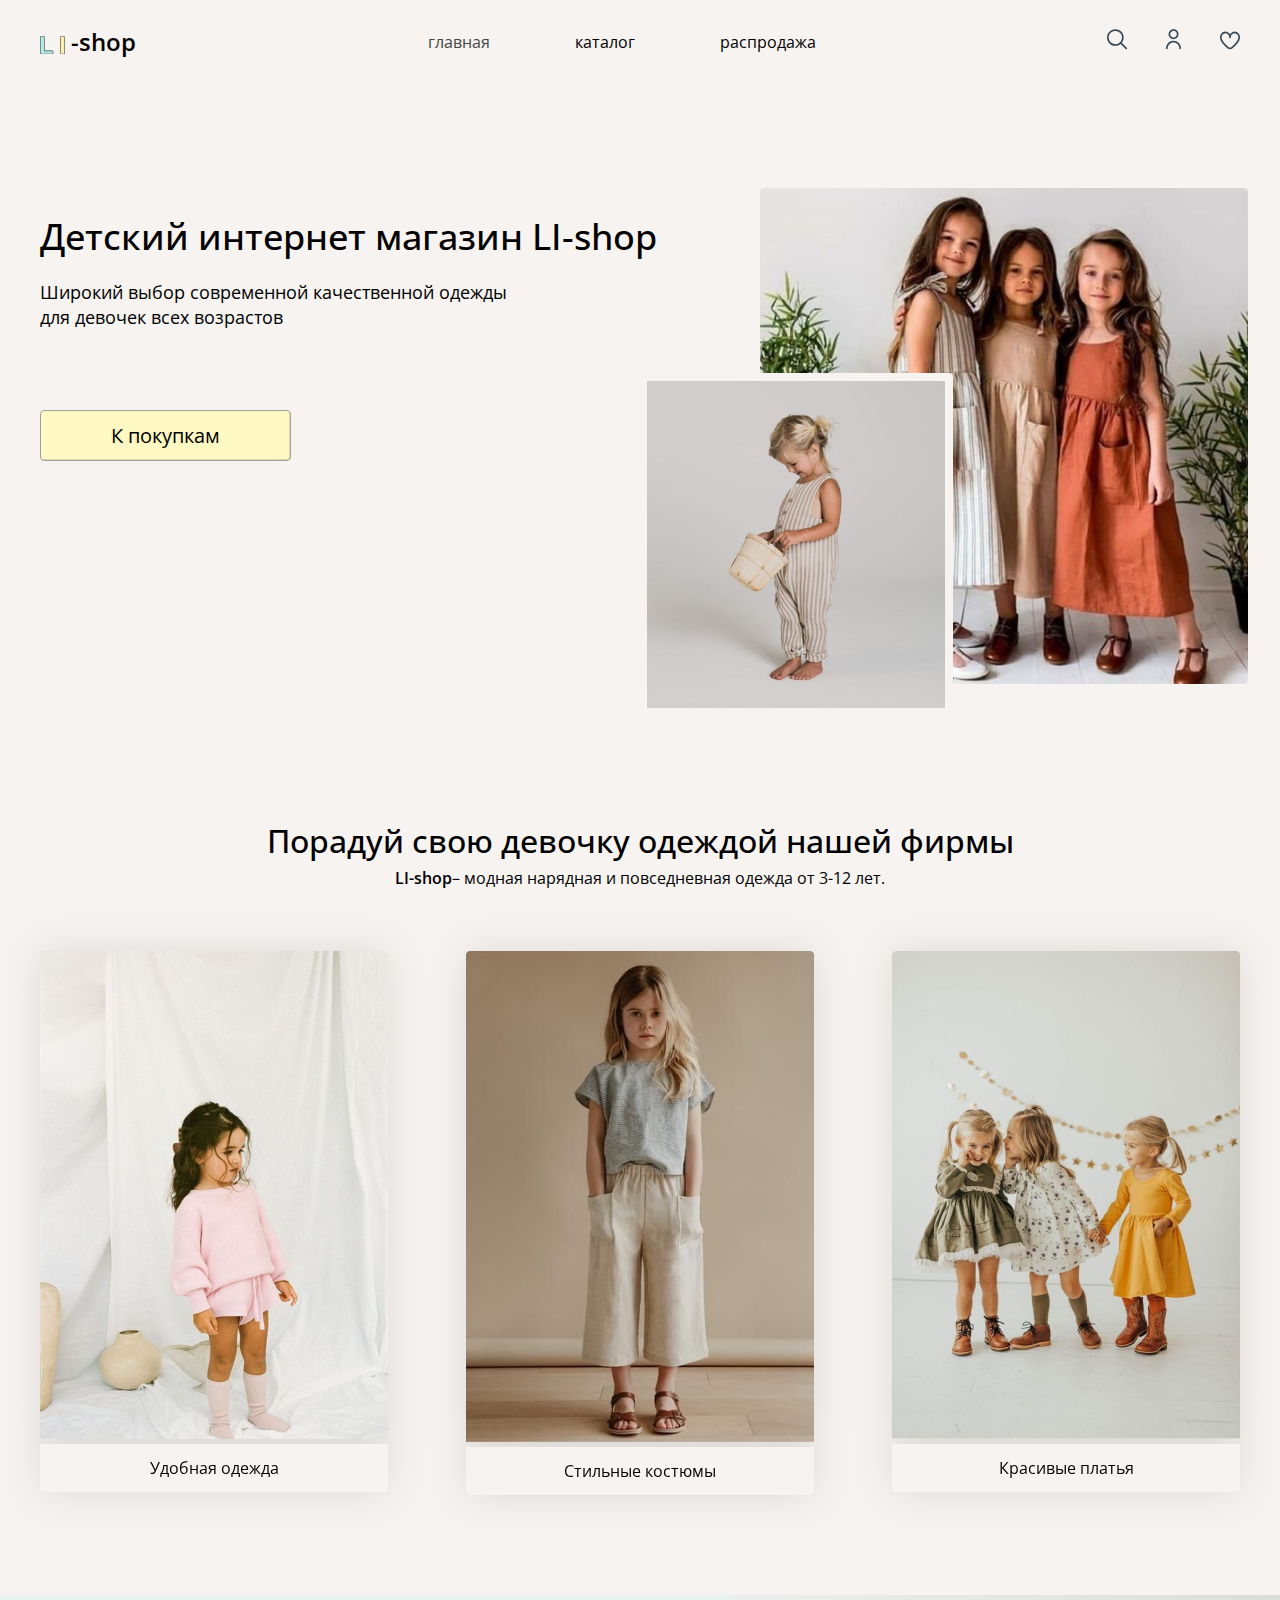
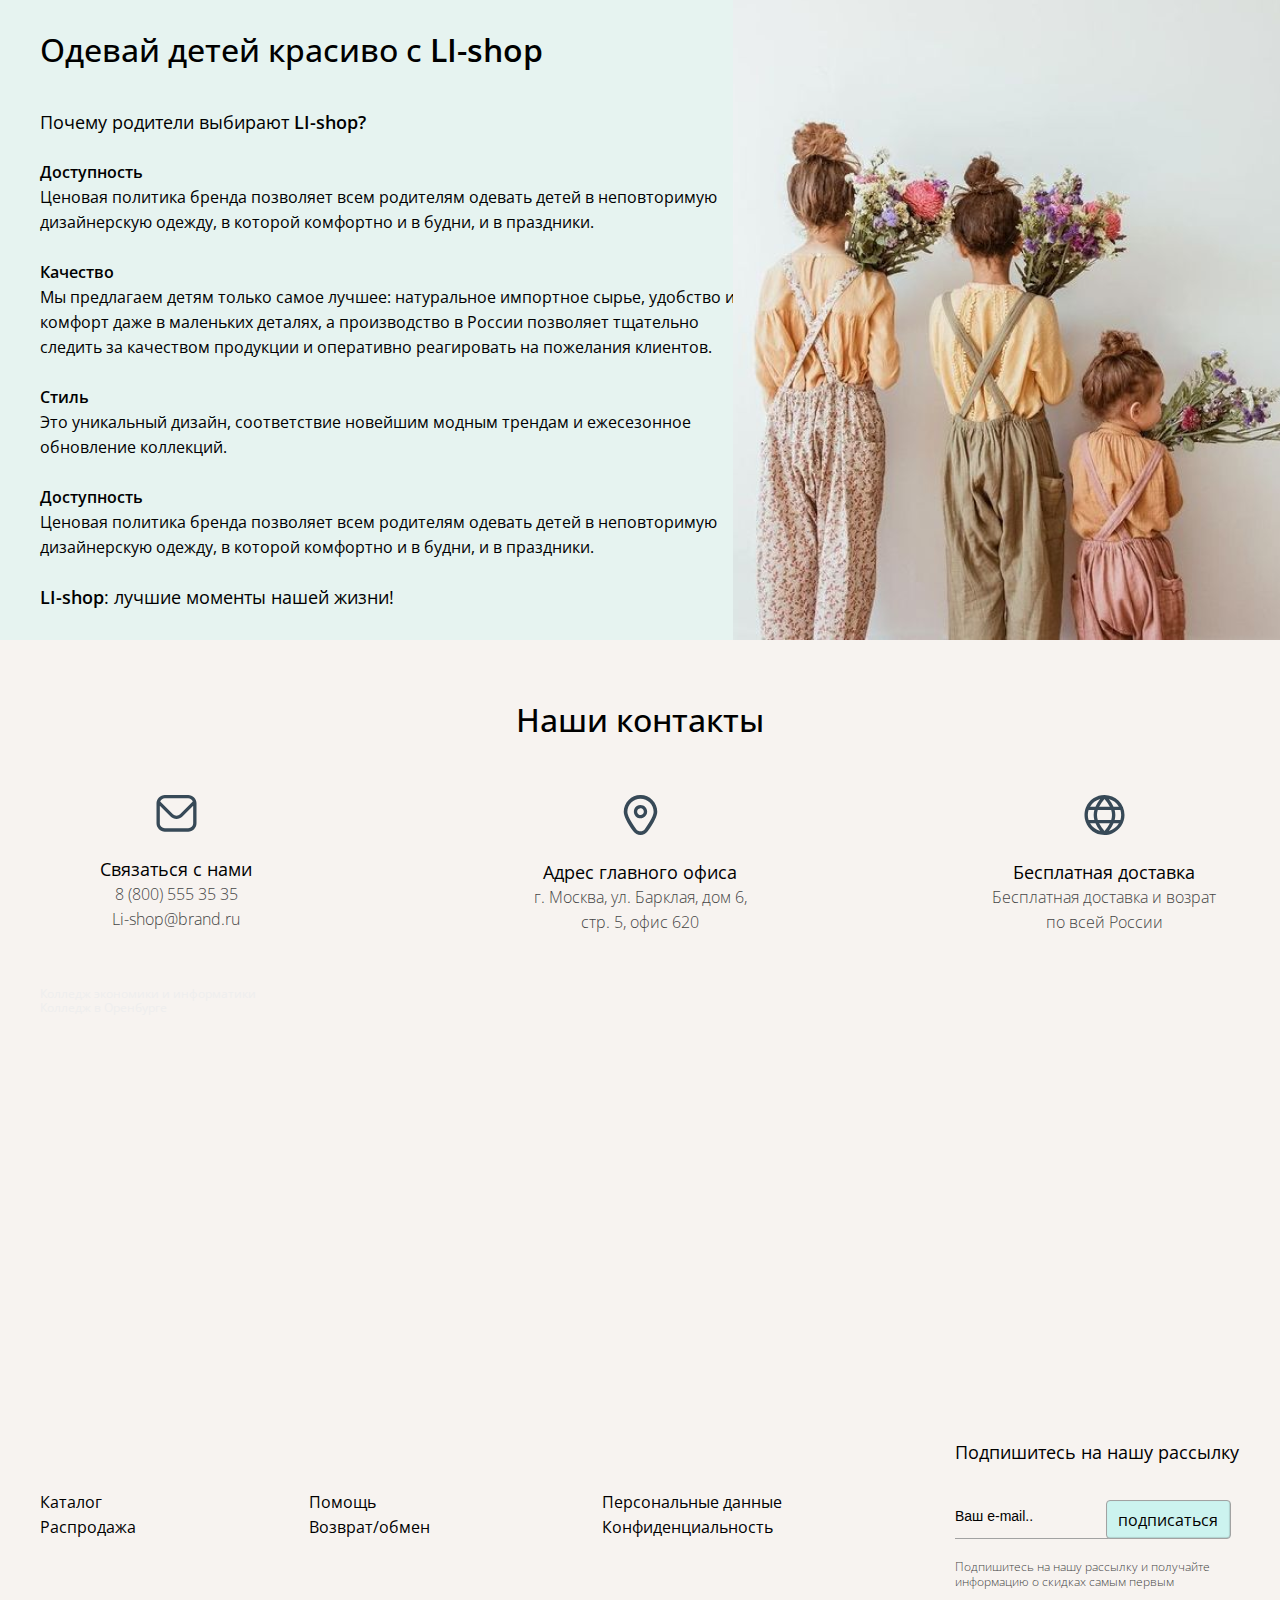
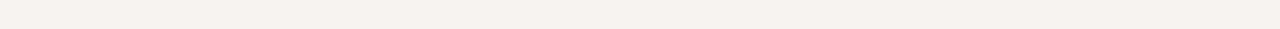
<file: index.html>
<!DOCTYPE html>
<html>
    <head>
        <meta charset="UTF-8">
        <meta name="viewport" content="width=device-width">
        <link rel="stylesheet" href="css/main.css">
        <link rel="stylesheet" href="css/style.css">
       <link rel="preconnect" href="https://fonts.googleapis.com">
        <link rel="preconnect" href="https://fonts.gstatic.com" crossorigin>
        <link href="https://fonts.googleapis.com/css2?family=Mitr:wght@400;500;600;700&family=Open+Sans:wght@400;500;600&display=swap" rel="stylesheet">
        <title>LI-shop</title>
    </head>
    <body>
       <div class="container"> 
        <div class="header">
            <div class="logo">
            <img src="icons/L.svg">
            <img src="icons/I.svg">
            <a href="index.html">-shop</a>
            </div>
            <ul class="nav">
                <li id="here">главная</li>
                <li><a href="catalog.html">каталог</a></li>
                <li><a href="sale.html">распродажа</a></li>
            </ul>
            <div class="icons">
                <a href="search.html"><img src="icons/lupa.svg"></a>
                <a href="account.html"><img src="icons/chel.svg"></a>
                <a href="favourites.html"><img src="icons/heart.svg" class="last-icon"></a>
            </div>
        </div>
        <div class="glav"> 
            <div class="hi">
              <div class="zag">
               <h1>
                   Детский интернет магазин LI-shop 
               </h1>
                <h3>
                    Широкий выбор современной качественной одежды для девочек всех возрастов 
                </h3>
             </div>
             <a href="catalog.html"><button class="glav-bt" type="button"> К покупкам </button></a>
            </div>
            <img class="img-gl-sml" src="img/glav-small.png">
            <img class="img-gl-big" src="img/glav-big.png">
        </div>
        
        <div class="slide-2">
           <div class="txt-2">
                <h2>Порадуй свою девочку одеждой нашей фирмы</h2>
                <h4><b>LI-shop</b>– модная нарядная и повседневная одежда от 3-12 лет.</h4>
            </div>
            
            <div class="cards-slide2">
                <div class="card-2"> 
                    <img src="img/card-2-1.png">
                    <div class="rec-card"><a href="catalog.html"><h4>Удобная одежда</h4></a></div>
                </div>
                
                 <div class="card-2"> 
                    <img src="img/card-2-2.png">
                    <div class="rec-card"><a href="catalog.html"><h4>Стильные костюмы</h4></a></div>
                </div>
                
                 <div class="card-2"> 
                    <img src="img/card-2-3.png">
                    <div class="rec-card"><a href="catalog.html"><h4>Красивые платья</h4></a></div>
                </div>
            </div>
        </div>
        </div>
        
        <div class="slide-3">
        <div class="container">
            <div class="txt-slide-3">
                <h2>Одевай детей красиво с <b>LI-shop</b></h2>
                <h3>Почему родители выбирают <b>LI-shop?</b></h3>
                
                <p> <h4><strong>Доступность</strong></h4>
                <h4>Ценовая политика бренда позволяет всем родителям одевать детей в неповторимую дизайнерскую одежду, в которой комфортно и в будни, и в праздники.</h4> </p>
                
                <p> <h4><strong>Качество</strong></h4>
                <h4>Мы предлагаем детям только самое лучшее: натуральное импортное сырье, удобство и комфорт даже в маленьких деталях, а производство в России позволяет тщательно следить за качеством продукции и оперативно реагировать на пожелания клиентов.</h4> </p>
                
                <p> <h4><strong>Стиль</strong></h4>
                <h4>Это уникальный дизайн, соответствие новейшим модным трендам и ежесезонное обновление коллекций.</h4> </p>
                
                <p> <h4><strong>Доступность</strong></h4>
                <h4>Ценовая политика бренда позволяет всем родителям одевать детей в неповторимую дизайнерскую одежду, в которой комфортно и в будни, и в праздники.</h4> </p>
                
                <h3> <strong>LI-shop</strong>: лучшие моменты нашей жизни!</h3>
                </div>
            </div>
            <img src="img/img-slide-3.png">     
        </div>
        
        
        <div class="container">
           
            <div class="slide-4">
                <h2>Наши контакты </h2>
                <div class="contacts">
                   <div class="contact">
                      <img src="icons/mail.svg">
                       <h3>Связаться с нами</h3>
                       <h5>8 (800) 555 35 35</h5>
                       <h5>Li-shop@brand.ru</h5>
                   </div>
                   
                   <div class="contact">
                      <img src="icons/address.svg">
                       <h3>Адрес главного офиса</h3>
                       <h5>г. Москва, ул. Барклая, дом 6,</h5>
                       <h5>стр. 5, офис 620</h5>
                   </div>
                   
                   <div class="contact">
                      <img src="icons/world.svg">
                       <h3>Бесплатная доставка </h3>
                       <h5>Бесплатная доставка и возрат</h5>
                       <h5>по всей России</h5>
                   </div>
                    
                </div>
            
                <div style="position:relative;overflow:hidden;"><a href="https://yandex.ru/maps/org/kolledzh_ekonomiki_i_informatiki/1114444152/?utm_medium=mapframe&utm_source=maps" style="color:#eee;font-size:12px;position:absolute;top:0px;">Колледж экономики и информатики</a><a href="https://yandex.ru/maps/48/orenburg/category/college/184106236/?utm_medium=mapframe&utm_source=maps" style="color:#eee;font-size:12px;position:absolute;top:14px;">Колледж в Оренбурге</a><iframe src="https://yandex.ru/map-widget/v1/?from=tabbar&ll=55.123093%2C51.763617&mode=search&oid=1114444152&ol=biz&sctx=[base64]&sll=55.123093%2C51.763617&source=serp_navig&sspn=0.029086%2C0.010989&text=%D0%9E%D0%BA%D1%8D%D0%B8&z=15.38" width="1200" height="400" frameborder="1" allowfullscreen="true" style="position:relative;"></iframe></div>
            </div>
            
            <div class="footer">
               
                <div class="col-1">
                    <a href="catalog.html"><h4>Каталог</h4></a>
                    <a href="sale.html"><h4>Распродажа</h4></a>
                </div>
                
                <div class="col-2">
                    <a href="help.html"><h4>Помощь</h4></a>
                    <a href="revers.html"><h4>Возврат/обмен</h4></a>
                </div>
                    
                <div class="col-3">
                    <a href="personal_data.html"><h4>Персональные данные</h4></a>
                    <a href="confidentiality.html"><h4>Конфиденциальность </h4></a>
                </div>
                
                <div class="mailing">
                    <h3>Подпишитесь на нашу рассылку </h3>
                    <div class="mailing_form">
                        <input type="email" id="fname" name="email" placeholder="Ваш e-mail.." >
                        <button class="btn_form" type="submit">подписаться</button>
                    </div>
                    <h6>Подпишитесь на нашу рассылку и получайте информацию о скидках самым первым</h6>
                </div>
            </div>
        </div>
    
    </body>
</html>
</file>
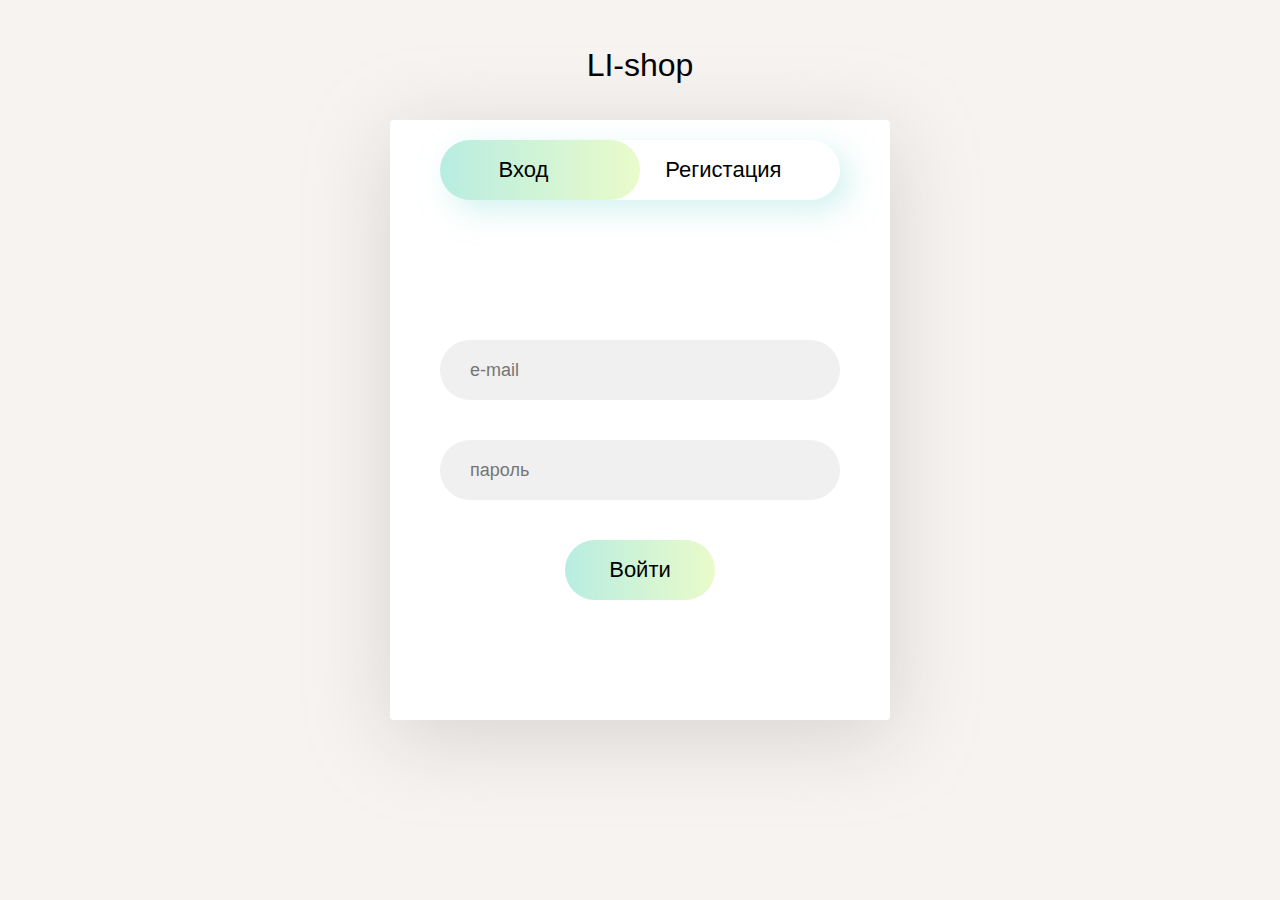
<file: account.html>
<!DOCTYPE html>
<html>
    <head>
        <meta charset="UTF-8">
        <meta name="viewport" content="width=device-width">
        <link rel="stylesheet" href="css/account.css">
       <link rel="preconnect" href="https://fonts.googleapis.com">
        <link rel="preconnect" href="https://fonts.gstatic.com" crossorigin>
        <link href="https://fonts.googleapis.com/css2?family=Mitr:wght@400;500;600;700&family=Open+Sans:wght@400;500;600&display=swap" rel="stylesheet">
        <title>LI-shop</title>
    </head>
  <body>

        <h1 class="heading">LI-shop</h1>
 
    <!-- container div -->
    <div class="container">
 
        <!-- upper button section to select
             the login or signup form -->
        <div class="slider"></div>
        <div class="btn">
            <button class="login">Вход</button>
            <button class="signup">Регистация</button>
        </div>
 
        <!-- Form section that contains the
             login and the signup form -->
        <div class="form-section">
 
            <!-- login form -->
            <div class="login-box">
                <input type="email"
                       class="email ele"
                       placeholder="e-mail">
                <input type="password"
                       class="password ele"
                       placeholder="пароль">
                <button class="clkbtn">Войти</button>
            </div>
 
            <!-- signup form -->
            <div class="signup-box">
                <input type="text"
                       class="name ele"
                       placeholder="Введите Ваше ФИО">
                <input type="email"
                       class="email ele"
                       placeholder="Введите ваш e-mai">
                <input type="password"
                       class="password ele"
                       placeholder="Придумайте пароль">
                <input type="password"
                       class="password ele"
                       placeholder="Повторите пароль">
                <button class="clkbtn">Регистрация</button>
            </div>
        </div>
    </div>
    <script>let signup = document.querySelector(".signup");
let login = document.querySelector(".login");
let slider = document.querySelector(".slider");
let formSection = document.querySelector(".form-section");
 
signup.addEventListener("click", () => {
    slider.classList.add("moveslider");
    formSection.classList.add("form-section-move");
});
 
login.addEventListener("click", () => {
    slider.classList.remove("moveslider");
    formSection.classList.remove("form-section-move");
});</script>
    
</body>
 
</html>
</file>
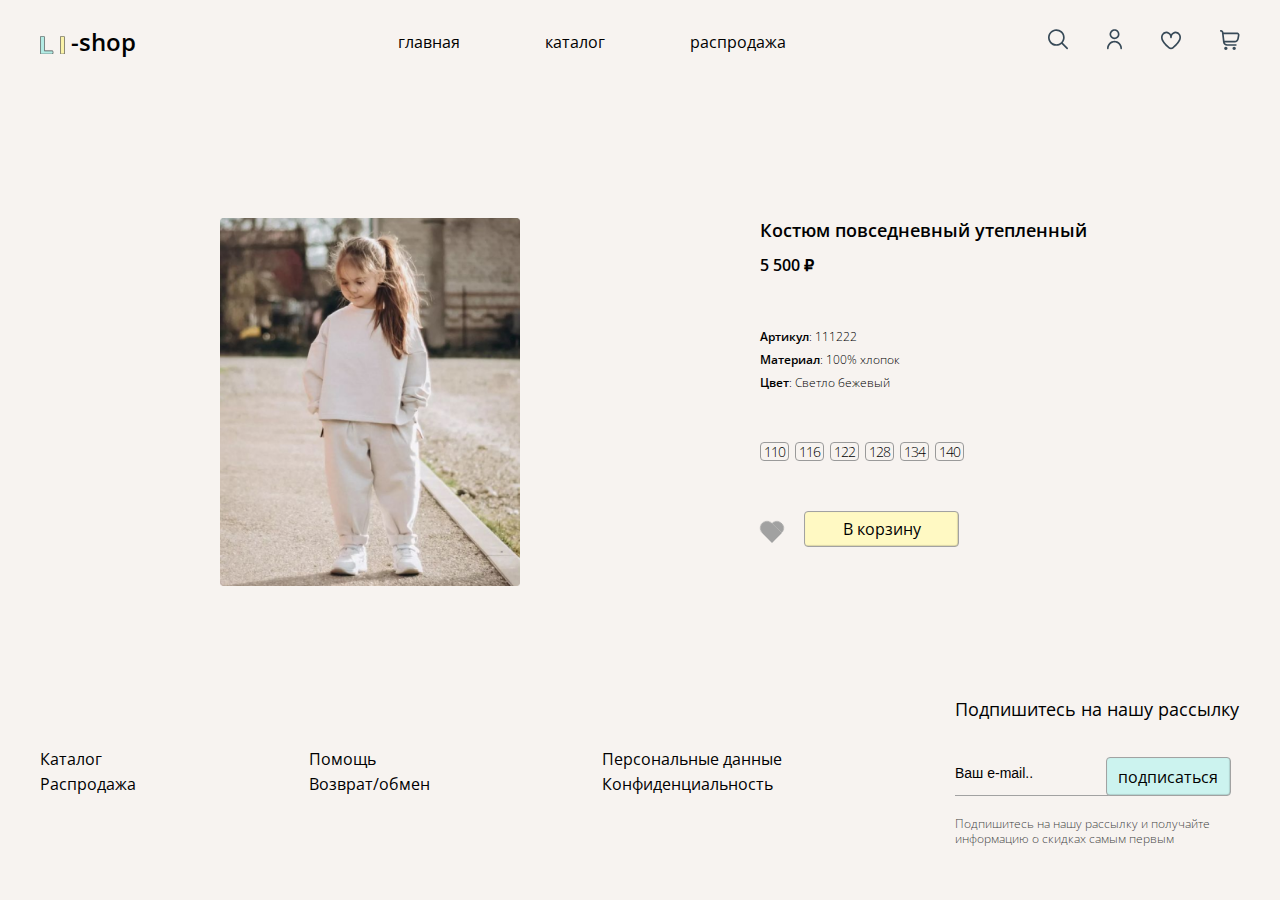
<file: card.html>
<!DOCTYPE html>
<html>
    <head>
        <meta charset="UTF-8">
        <meta name="viewport" content="width=device-width">
        <link rel="stylesheet" href="css/main.css">
        <link rel="stylesheet" href="css/style.css">
       <link rel="preconnect" href="https://fonts.googleapis.com">
        <link rel="preconnect" href="https://fonts.gstatic.com" crossorigin>
        <link href="https://fonts.googleapis.com/css2?family=Mitr:wght@400;500;600;700&family=Open+Sans:wght@400;500;600&display=swap" rel="stylesheet">
        <title>LI-shop</title>
    </head>
    <body>
      
       <div class="container"> 
        <div class="header">
            <div class="logo">
            <img src="icons/L.svg">
            <img src="icons/I.svg">
            <a href="index.html">-shop</a>
            </div>
            <ul class="nav">
                <li><a href="index.html">главная</a></li>
                <li><a href="catalog.html">каталог</a></li>
                <li><a href="sale.html">распродажа</a></li>
            </ul>
            <div class="icons">
                <a href="search.html"><img src="icons/lupa.svg"></a>
                <a href="account.html"><img src="icons/chel.svg"></a>
                <a href="favourites.html"><img src="icons/heart.svg"></a>
                <a href="cart.html"><img src="icons/cart.svg"></a>
            </div>
        </div>
        
        <div class="main_card">
            
            <div class="col1-card"> 
            <img src="img/card.png" alt="li-shop">
            </div>
            
            <div class="col2-card"> 
                <div class="row1-col2-card row-col2-card">
                    <h3><strong>Костюм повседневный утепленный </strong></h3>
                    <h4><strong>5 500 ₽</strong></h4>
                </div>
                
                <div class="row2-col2-card row-col2-card">
                    <h6><b>Артикул</b>: 111222</h6>
                    <h6><b>Материал</b>: 100% хлопок</h6>
                    <h6><b>Цвет</b>: Светло бежевый</h6>
                </div>
                <div class="row3-col2-card row-col2-card">
                     <div class="shopnow">

                      <input type="checkbox" id="size-110" value="110" name="size-1" />
                      <label for="size-110"><h6>110</h6></label>

                      <input type="checkbox" id="size-116" value="116" name="size-2" />
                      <label for="size-116"><h6>116</h6></label>

                      <input type="checkbox" id="size-122" value="122" name="size-3" />
                      <label for="size-122"><h6>122</h6></label>

                      <input type="checkbox" id="size-128" value="128" name="size-4" />
                      <label for="size-128"><h6>128</h6></label>

                      <input type="checkbox" id="size-134" value="134" name="size-5" />
                      <label for="size-134"><h6>134</h6></label>

                      <input type="checkbox" id="size-140" value="140" name="size-6" />
                      <label for="size-140"><h6>140</h6></label>
                    </div>
                </div>
                <div class="row4-col2-card row-col2-card">
                                                
                       <button class="heart">
                            <div class="heart-flip"></div>
                        </button>
                       
                        <form action="catalog.html" target="_blank">                     <button class="btn_catalog btn_catalog_yellow card__add"><h4>В корзину</h4></button>                                   </form>
                    </div>    
                                    
                </div>
            </div>
        
        
        
       <div class="footer">
               
                <div class="col-1">
                    <a href="catalog.html"><h4>Каталог</h4></a>
                    <a href="sale.html"><h4>Распродажа</h4></a>
                </div>
                
                <div class="col-2">
                    <a href="help.html"><h4>Помощь</h4></a>
                    <a href="revers.html"><h4>Возврат/обмен</h4></a>
                </div>
                    
                <div class="col-3">
                    <a href="personal_data.html"><h4>Персональные данные</h4></a>
                    <a href="confidentiality.html"><h4>Конфиденциальность </h4></a>
                </div>
                
                <div class="mailing">
                    <h3>Подпишитесь на нашу рассылку </h3>
                    <div class="mailing_form">
                        <input type="email" id="fname" name="email" placeholder="Ваш e-mail.." >
                        <button class="btn_form" type="submit">подписаться</button>
                    </div>
                    <h6>Подпишитесь на нашу рассылку и получайте информацию о скидках самым первым</h6>
                </div>
            </div>
        </div>
       
    
    </body>
    <script>document.querySelectorAll('.heart, .heart-button').forEach(button => button.addEventListener('click', e => button.classList.toggle('active')));</script>
</html>
</file>
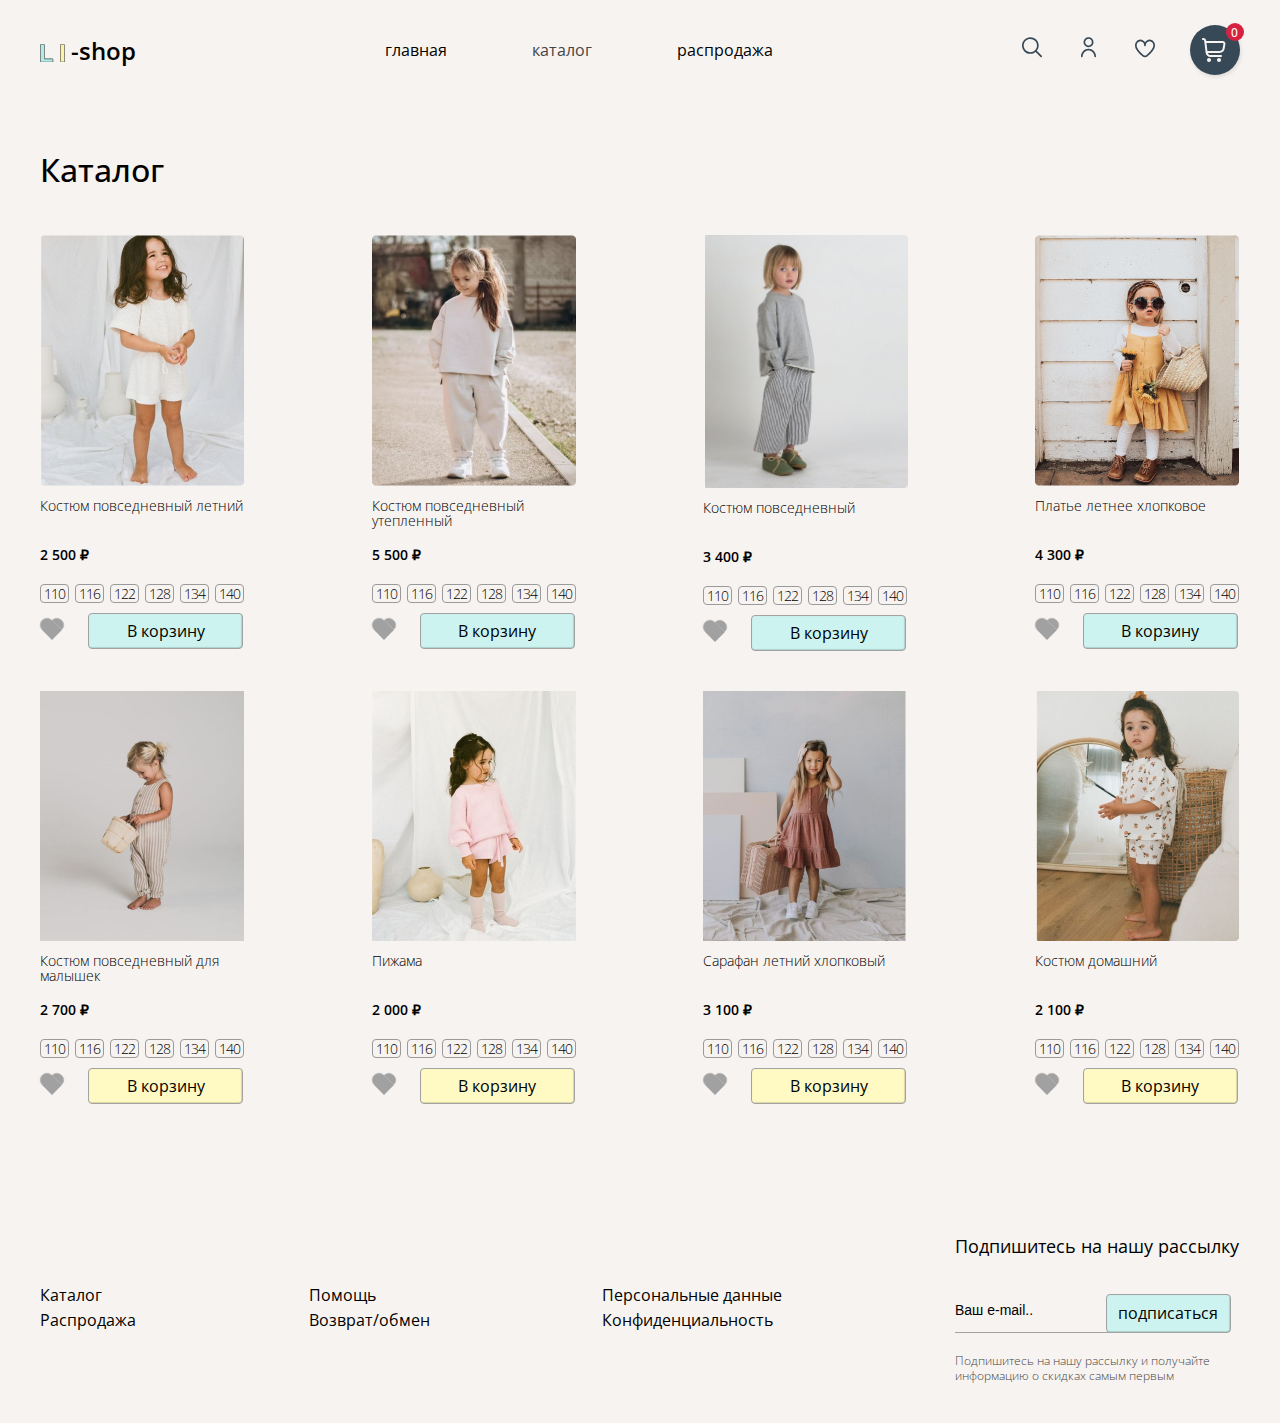
<file: catalog.html>
<!DOCTYPE html>
<html>

<head>
  <meta charset="UTF-8">
  <meta name="viewport" content="width=device-width">
  <link rel="stylesheet" href="css/main.css">
  <link rel="stylesheet" href="css/style.css">
  <link rel="preconnect" href="https://fonts.googleapis.com">
  <link rel="preconnect" href="https://fonts.gstatic.com" crossorigin>
  <link
    href="https://fonts.googleapis.com/css2?family=Mitr:wght@400;500;600;700&family=Open+Sans:wght@400;500;600&display=swap"
    rel="stylesheet">
  <title>LI-shop</title>
</head>

<body>
  <div class="container">

    <div class="header">
      <div class="logo">
        <img src="icons/L.svg">
        <img src="icons/I.svg">
        <a href="index.html">-shop</a>
      </div>
      <ul class="nav">
        <li><a href="index.html">главная</a></li>
        <li id="here">каталог</li>
        <li><a href="sale.html">распродажа</a></li>
      </ul>

      <div class="icons-group">
        <div class="icons">
          <a href="search.html"><img src="icons/lupa.svg"></a>
          <a href="account.html"><img src="icons/chel.svg"></a>
          <a href="favourites.html"><img src="icons/heart.svg" class="cart_icon"></a>
        </div>
        <button class="cart" id="cart">
          <img class="cart__image" src="icons/cart2.svg" alt="Cart" srcset="" />
          <div class="cart__num" id="cart_num">0</div>
        </button>
      </div>
    </div>

    <div class="cards_catalog">
      <h2>Каталог</h2>

      <div class="row_blue">

        <div class="card card_catalog">
          <div class="card__top">
            <a href="card.html" class="card__image">
              <img src="img/card2.png" alt="Li-shop" />
            </a>
          </div>

          <h6 id="head"><a href="#" class="card__title">
              Костюм повседневный летний
            </a></h6>

          <div class="card__bottom">
            <div class="card__prices">
              <div class="card__price card__price--discount"></div>
              <div class="card__price card__price--common">2 500</div>
            </div>

            <div class="shopnow">

              <input type="checkbox" id="size-110" value="110" name="size-1" />
              <label for="size-110">
                <h6>110</h6>
              </label>

              <input type="checkbox" id="size-116" value="116" name="size-2" />
              <label for="size-116">
                <h6>116</h6>
              </label>

              <input type="checkbox" id="size-122" value="122" name="size-3" />
              <label for="size-122">
                <h6>122</h6>
              </label>

              <input type="checkbox" id="size-128" value="128" name="size-4" />
              <label for="size-128">
                <h6>128</h6>
              </label>

              <input type="checkbox" id="size-134" value="134" name="size-5" />
              <label for="size-134">
                <h6>134</h6>
              </label>

              <input type="checkbox" id="size-140" value="140" name="size-6" />
              <label for="size-140">
                <h6>140</h6>
              </label>
            </div>

            <div class="adding">
              <button class="heart">
                <div class="heart-flip"></div>
              </button>

              <button class="card__add btn_catalog btn_catalog_blue">В корзину</button>
            </div>

          </div>

        </div>
        <div class="card card_catalog">
          <div class="card__top">
            <a href="card.html" class="card__image">
              <img src="img/card1.png" alt="Li-shop" />
            </a>
          </div>

          <h6 id="head"><a href="#" class="card__title">
              Костюм повседневный утепленный
            </a></h6>

          <div class="card__bottom">
            <div class="card__prices">
              <div class="card__price card__price--discount"></div>
              <div class="card__price card__price--common">5 500</div>
            </div>

            <div class="shopnow">

              <input type="checkbox" id="size-110-2" value="110" name="size-1" />
              <label for="size-110-2">
                <h6>110</h6>
              </label>

              <input type="checkbox" id="size-116-2" value="116" name="size-2" />
              <label for="size-116-2">
                <h6>116</h6>
              </label>

              <input type="checkbox" id="size-122-2" value="122" name="size-3" />
              <label for="size-122-2">
                <h6>122</h6>
              </label>

              <input type="checkbox" id="size-128-2" value="128" name="size-4" />
              <label for="size-128-2">
                <h6>128</h6>
              </label>

              <input type="checkbox" id="size-134-2" value="134" name="size-5" />
              <label for="size-134-2">
                <h6>134</h6>
              </label>

              <input type="checkbox" id="size-140-2" value="140" name="size-6" />
              <label for="size-140-2">
                <h6>140</h6>
              </label>
            </div>

            <div class="adding">
              <button class="heart">
                <div class="heart-flip"></div>
              </button>

              <button class="card__add btn_catalog btn_catalog_blue">В корзину</button>
            </div>

          </div>

        </div>

        <div class="card card_catalog">
          <div class="card__top">
            <a href="card.html" class="card__image">
              <img src="img/card3.png" alt="Li-shop" />
            </a>
          </div>

          <h6 id="head"><a href="#" class="card__title">
              Костюм повседневный
            </a></h6>

          <div class="card__bottom">
            <div class="card__prices">
              <div class="card__price card__price--discount"></div>
              <div class="card__price card__price--common">3 400</div>
            </div>

            <div class="shopnow">

              <input type="checkbox" id="size-110-3" value="110" name="size-1" />
              <label for="size-110-3">
                <h6>110</h6>
              </label>

              <input type="checkbox" id="size-116-3" value="116" name="size-2" />
              <label for="size-116-3">
                <h6>116</h6>
              </label>

              <input type="checkbox" id="size-122-3" value="122" name="size-3" />
              <label for="size-122-3">
                <h6>122</h6>
              </label>

              <input type="checkbox" id="size-128-3" value="128" name="size-4" />
              <label for="size-128-3">
                <h6>128</h6>
              </label>

              <input type="checkbox" id="size-134-3" value="134" name="size-5" />
              <label for="size-134-3">
                <h6>134</h6>
              </label>

              <input type="checkbox" id="size-140-3" value="140" name="size-6" />
              <label for="size-140-3">
                <h6>140</h6>
              </label>
            </div>

            <div class="adding">
              <button class="heart">
                <div class="heart-flip"></div>
              </button>

              <button class="card__add btn_catalog btn_catalog_blue">В корзину</button>
            </div>

          </div>

        </div>

        <div class="card card_catalog">
          <div class="card__top">
            <a href="card.html" class="card__image">
              <img src="img/card4.png" alt="Li-shop" />
            </a>
          </div>

          <h6 id="head"><a href="#" class="card__title">
              Платье летнее хлопковое
            </a></h6>

          <div class="card__bottom">
            <div class="card__prices">
              <div class="card__price card__price--discount"></div>
              <div class="card__price card__price--common">4 300</div>
            </div>

            <div class="shopnow">

              <input type="checkbox" id="size-110-4" value="110" name="size-1" />
              <label for="size-110-4">
                <h6>110</h6>
              </label>

              <input type="checkbox" id="size-116-4" value="116" name="size-2" />
              <label for="size-116-4">
                <h6>116</h6>
              </label>

              <input type="checkbox" id="size-122-4" value="122" name="size-3" />
              <label for="size-122-4">
                <h6>122</h6>
              </label>

              <input type="checkbox" id="size-128-4" value="128" name="size-4" />
              <label for="size-128-4">
                <h6>128</h6>
              </label>

              <input type="checkbox" id="size-134-4" value="134" name="size-5" />
              <label for="size-134-4">
                <h6>134</h6>
              </label>

              <input type="checkbox" id="size-140-4" value="140" name="size-6" />
              <label for="size-140-4">
                <h6>140</h6>
              </label>
            </div>

            <div class="adding">
              <button class="heart">
                <div class="heart-flip"></div>
              </button>

              <button class="card__add btn_catalog btn_catalog_blue">В корзину</button>
            </div>

          </div>

        </div>

      </div>

      <div class="row_yellow">

        <div class="card card_catalog">
          <div class="card__top">
            <a href="card.html" class="card__image">
              <img src="img/card5.png" alt="Li-shop" />
            </a>
          </div>

          <h6 id="head"><a href="#" class="card__title">
              Костюм повседневный для малышек
            </a></h6>

          <div class="card__bottom">
            <div class="card__prices">
              <div class="card__price card__price--discount"></div>
              <div class="card__price card__price--common">2 700</div>
            </div>

            <div class="shopnow">

              <input type="checkbox" id="size-110-5" value="110" name="size-1" />
              <label for="size-110-5">
                <h6>110</h6>
              </label>

              <input type="checkbox" id="size-116-5" value="116" name="size-2" />
              <label for="size-116-5">
                <h6>116</h6>
              </label>

              <input type="checkbox" id="size-122-5" value="122" name="size-3" />
              <label for="size-122-5">
                <h6>122</h6>
              </label>

              <input type="checkbox" id="size-128-5" value="128" name="size-4" />
              <label for="size-128-5">
                <h6>128</h6>
              </label>

              <input type="checkbox" id="size-134-5" value="134" name="size-5" />
              <label for="size-134-5">
                <h6>134</h6>
              </label>

              <input type="checkbox" id="size-140-5" value="140" name="size-6" />
              <label for="size-140-5">
                <h6>140</h6>
              </label>
            </div>

            <div class="adding">
              <button class="heart">
                <div class="heart-flip"></div>
              </button>

              <button class="card__add btn_catalog btn_catalog_yellow">В корзину</button>
            </div>

          </div>

        </div>
        <div class="card card_catalog">
          <div class="card__top">
            <a href="card.html" class="card__image">
              <img src="img/card6.png" alt="Li-shop" />
            </a>
          </div>

          <h6 id="head"><a href="#" class="card__title">
              Пижама
            </a></h6>

          <div class="card__bottom">
            <div class="card__prices">
              <div class="card__price card__price--discount"></div>
              <div class="card__price card__price--common">2 000</div>
            </div>

            <div class="shopnow">

              <input type="checkbox" id="size-110-6" value="110" name="size-1" />
              <label for="size-110-6">
                <h6>110</h6>
              </label>

              <input type="checkbox" id="size-116-6" value="116" name="size-2" />
              <label for="size-116-6">
                <h6>116</h6>
              </label>

              <input type="checkbox" id="size-122-6" value="122" name="size-3" />
              <label for="size-122-6">
                <h6>122</h6>
              </label>

              <input type="checkbox" id="size-128-6" value="128" name="size-4" />
              <label for="size-128-6">
                <h6>128</h6>
              </label>

              <input type="checkbox" id="size-134-6" value="134" name="size-5" />
              <label for="size-134-6">
                <h6>134</h6>
              </label>

              <input type="checkbox" id="size-140-6" value="140" name="size-6" />
              <label for="size-140-6">
                <h6>140</h6>
              </label>
            </div>

            <div class="adding">
              <button class="heart">
                <div class="heart-flip"></div>
              </button>

              <button class="card__add btn_catalog btn_catalog_yellow">В корзину</button>
            </div>

          </div>

        </div>

        <div class="card card_catalog">
          <div class="card__top">
            <a href="card.html" class="card__image">
              <img src="img/card7.png" alt="Li-shop" />
            </a>
          </div>

          <h6 id="head"><a href="#" class="card__title">
              Сарафан летний хлопковый
            </a></h6>

          <div class="card__bottom">
            <div class="card__prices">
              <div class="card__price card__price--discount"></div>
              <div class="card__price card__price--common">3 100</div>
            </div>

            <div class="shopnow">

              <input type="checkbox" id="size-110-7" value="110" name="size-1" />
              <label for="size-110-7">
                <h6>110</h6>
              </label>

              <input type="checkbox" id="size-116-7" value="116" name="size-2" />
              <label for="size-116-7">
                <h6>116</h6>
              </label>

              <input type="checkbox" id="size-122-7" value="122" name="size-3" />
              <label for="size-122-7">
                <h6>122</h6>
              </label>

              <input type="checkbox" id="size-128-7" value="128" name="size-4" />
              <label for="size-128-7">
                <h6>128</h6>
              </label>

              <input type="checkbox" id="size-134-7" value="134" name="size-5" />
              <label for="size-134-7">
                <h6>134</h6>
              </label>

              <input type="checkbox" id="size-140-7" value="140" name="size-6" />
              <label for="size-140-7">
                <h6>140</h6>
              </label>
            </div>
            <div class="adding">
              <button class="heart">
                <div class="heart-flip"></div>
              </button>

              <button class="card__add btn_catalog btn_catalog_yellow">В корзину</button>
            </div>

          </div>

        </div>

        <div class="card card_catalog">
          <div class="card__top">
            <a href="card.html" class="card__image">
              <img src="img/card8.png" alt="Li-shop" />
            </a>
          </div>

          <h6 id="head"><a href="#" class="card__title">
              Костюм домашний
            </a></h6>

          <div class="card__bottom">
            <div class="card__prices">
              <div class="card__price card__price--discount"></div>
              <div class="card__price card__price--common">2 100</div>
            </div>

            <div class="shopnow">

              <input type="checkbox" id="size-110-8" value="110" name="size-1" />
              <label for="size-110-8">
                <h6>110</h6>
              </label>

              <input type="checkbox" id="size-116-8" value="116" name="size-2" />
              <label for="size-116-8">
                <h6>116</h6>
              </label>

              <input type="checkbox" id="size-122-8" value="122" name="size-3" />
              <label for="size-122-8">
                <h6>122</h6>
              </label>

              <input type="checkbox" id="size-128-8" value="128" name="size-4" />
              <label for="size-128-8">
                <h6>128</h6>
              </label>

              <input type="checkbox" id="size-134-8" value="134" name="size-5" />
              <label for="size-134-8">
                <h6>134</h6>
              </label>

              <input type="checkbox" id="size-140-8" value="140" name="size-6" />
              <label for="size-140-8">
                <h6>140</h6>
              </label>
            </div>

            <div class="adding">
              <button class="heart">
                <div class="heart-flip"></div>
              </button>

              <button class="card__add btn_catalog btn_catalog_yellow">В корзину</button>
            </div>

          </div>

        </div>

      </div>



      <div class="popup">
        <div class="popup__container" id="popup_container">
          <div class="popup__item">
            <h1 class="popup__title">Оформление заказа</h1>
          </div>
          <div class="popup__item" id="popup_product_list">
            <div class="popup__product">
              <div class="popup__product-wrap">
                <img src="img/card.png" class="popup__product-image" />
                <h2 class="popup__product-title">

                </h2>
              </div>
              <div class="popup__product-wrap">
                <div class="popup__product-price"> </div>
                <button class="popup__product-delete">&#10006;</button>
              </div>
            </div>
          </div>
          <div class="popup__item">
            <div class="popup__cost">
              <h2 class="popup__cost-title">Итого:</h2>
              <output class="popup__cost-value" id="popup_cost">0</output>
            </div>
            <div class='buy'><a href="pay.html">Оформить заказ</a></div>
          </div>
          <button class="popup__close" id="popup_close">&#10006;</button>


        </div>
      </div>
    </div>


    <div class="footer">

      <div class="col-1">
        <a href="catalog.html">
          <h4>Каталог</h4>
        </a>
        <a href="sale.html">
          <h4>Распродажа</h4>
        </a>
      </div>

      <div class="col-2">
        <a href="help.html">
          <h4>Помощь</h4>
        </a>
        <a href="revers.html">
          <h4>Возврат/обмен</h4>
        </a>
      </div>

      <div class="col-3">
        <a href="personal_data.html">
          <h4>Персональные данные</h4>
        </a>
        <a href="confidentiality.html">
          <h4>Конфиденциальность </h4>
        </a>
      </div>

      <div class="mailing">
        <h3>Подпишитесь на нашу рассылку </h3>
        <div class="mailing_form">
          <input type="email" id="fname" name="email" placeholder="Ваш e-mail..">
          <button class="btn_form" type="submit">подписаться</button>
        </div>
        <h6>Подпишитесь на нашу рассылку и получайте информацию о скидках самым первым</h6>
      </div>
    </div>
  </div>

  <script src="./scripts/main.js"></script>
  <script>document.querySelectorAll('.heart, .heart-button').forEach(button => button.addEventListener('click', e => button.classList.toggle('active')));</script>
</body>

</html>
</file>
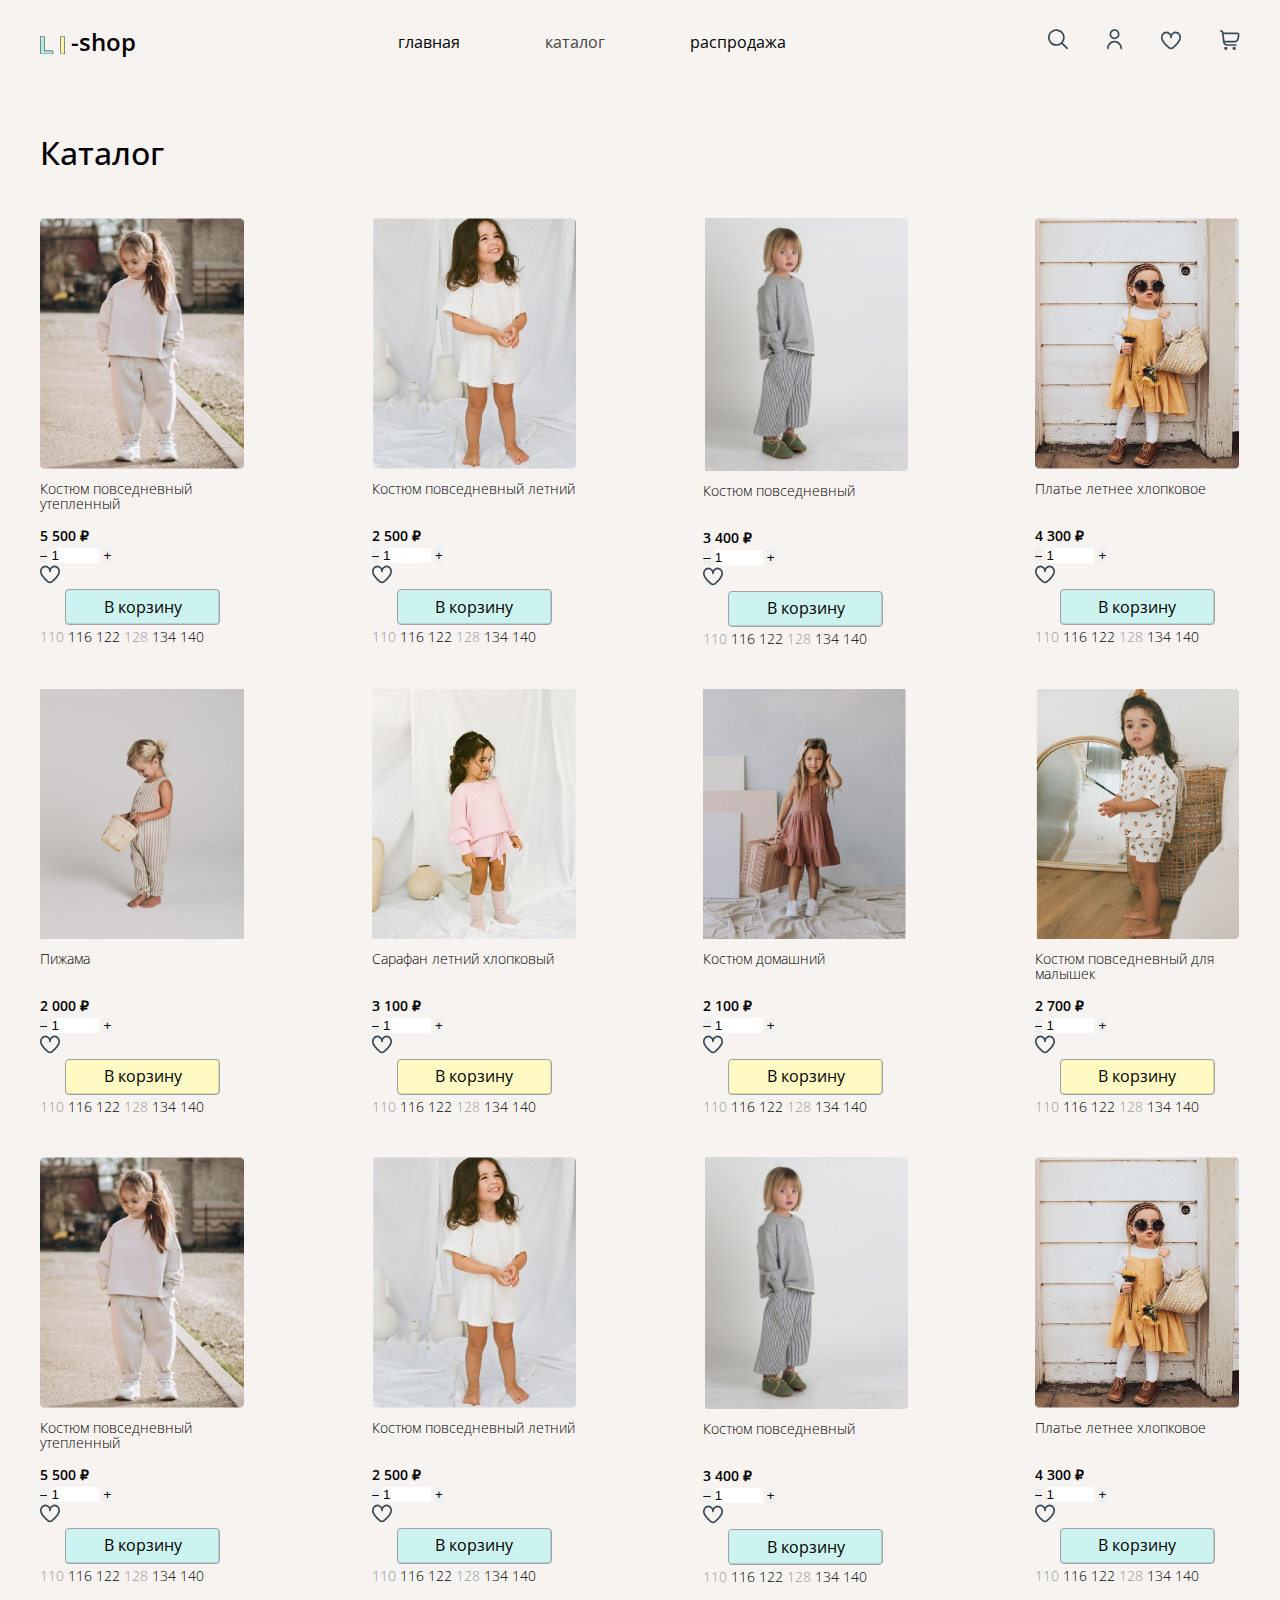
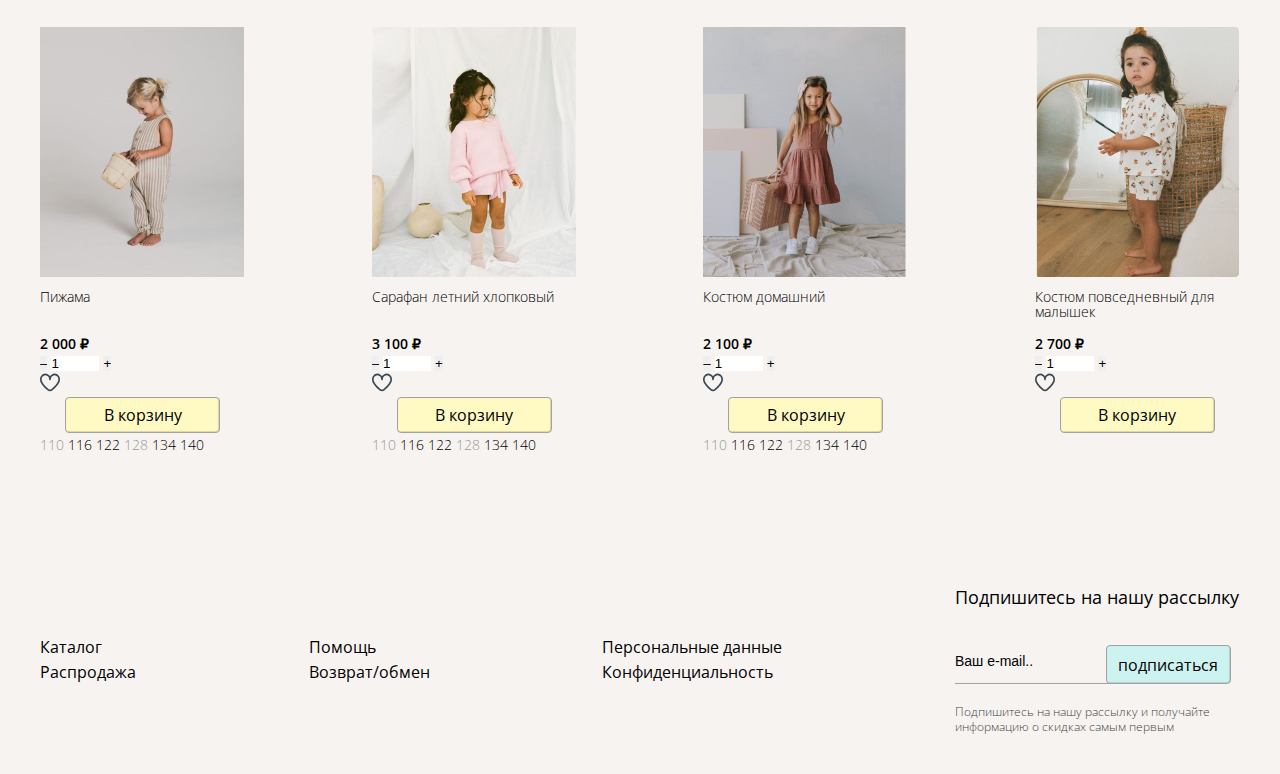
<file: catalog11.html>
<!DOCTYPE html>
<html>
    <head>
        <meta charset="UTF-8">
        <meta name="viewport" content="width=device-width">
        <link rel="stylesheet" href="css/main.css">
        <link rel="stylesheet" href="css/style.css">
       <link rel="preconnect" href="https://fonts.googleapis.com">
        <link rel="preconnect" href="https://fonts.gstatic.com" crossorigin>
        <link href="https://fonts.googleapis.com/css2?family=Mitr:wght@400;500;600;700&family=Open+Sans:wght@400;500;600&display=swap" rel="stylesheet">
        <title>LI-shop</title>
    </head>
    <body>
       <div class="container"> 
            <div class="header">
                <div class="logo">
                <img src="icons/L.svg">
                <img src="icons/I.svg">
                <a href="index.html">-shop</a>
                </div>
                <ul class="nav">
                    <li><a href="index.html">главная</a></li>
                    <li id="here">каталог</li>
                    <li><a href="sale.html">распродажа</a></li>
                </ul>
                <div class="icons">
                    <a href="search.html"><img src="icons/lupa.svg"></a>
                    <a href="account.html"><img src="icons/chel.svg"></a>
                    <a href="favourites.html"><img src="icons/heart.svg"></a>
                    <a href="cart.html"><img src="icons/cart.svg"></a>
                </div>
            </div>
            
            <div class="cards_catalog">
                <h2>Каталог</h2>
                   <div class="row_blue">
                      
                       <div class="card_catalog">
                           <a href="card.html"><img src="img/card1.png" alt="card"> </a>
                           <a href="card.html" class="href_card"> <h6 id="head">Костюм повседневный утепленный</h6></a>
                           <h6><strong>5 500 ₽</strong></h6>
                           <div class="row_in_card_catalog">
                              
                               <div class="adding"> 
                                  
                                            <div class="input-group quantity_goods">
                                              <input type="button" value="–" id="button_minus" class="proba">
                                              
                                              <input type="number" step="1" min="1" max="10" id="num_count" name="quantity" value="1" title="Qty">
                                              
                                              <input type="button" value="+" id="button_plus" class="proba">
                                            </div>
                                                                              
                                   <form action="favourites.html" target="_blank">             <button class='proba' ><img src="icons/heart.svg" alt="favourites" ></button>                                    </form>
                                   
                                   <form action="cart.html" target="_blank">
                                    <form action="cart.html" target="_blank">                                    <button class="btn_catalog btn_catalog_blue"><h4>В корзину</h4></button>                                    </form>
                                   </form>
                                   
                               </div>
                           </div>
                           <div class="row_in_card_catalog">
                              <div class="size_catalog">
                               <button  class="none_btn_catalog_size"><h6 id="none_size">110</h6></button>
                               <button class="btn_catalog_size"><h6>116</h6></button>
                               <button class="btn_catalog_size"><h6>122</h6></button>
                               <button class="none_btn_catalog_size"><h6 id="none_size">128</h6></button>
                               <button class="btn_catalog_size"><h6>134</h6></button>
                               <button class="btn_catalog_size"><h6>140</h6></button>
                             </div>
                           </div>
                       </div>
                       
                       <div class="card_catalog">
                           <a href="card.html"><img src="img/card2.png" alt="card"> </a>
                           <a href="card.html" class="href_card"> <h6 id="head">Костюм повседневный летний </h6></a>
                           <h6><strong>2 500 ₽</strong></h6>
                           <div class="row_in_card_catalog">
                               <div class="quantity">
                                   
                               </div>
                               <div class="adding"> 
                                  
                                            <div class="input-group quantity_goods">
                                              <input type="button" value="–" id="button_minus" class="proba">
                                              
                                              <input type="number" step="1" min="1" max="10" id="num_count" name="quantity" value="1" title="Qty">
                                              
                                              <input type="button" value="+" id="button_plus" class="proba">
                                            </div>
                                                                              
                                   <form action="favourites.html" target="_blank">             <button class='proba' ><img src="icons/heart.svg" alt="favourites" ></button>                                    </form>
                                    <form action="cart.html" target="_blank">                                    <button class="btn_catalog btn_catalog_blue"><h4>В корзину</h4></button>                                    </form>
                               </div>
                           </div>
                           <div class="row_in_card_catalog">
                              <div class="size_catalog">
                               <button  class="none_btn_catalog_size"><h6 id="none_size">110</h6></button>
                               <button class="btn_catalog_size"><h6>116</h6></button>
                               <button class="btn_catalog_size"><h6>122</h6></button>
                               <button class="none_btn_catalog_size"><h6 id="none_size">128</h6></button>
                               <button class="btn_catalog_size"><h6>134</h6></button>
                               <button class="btn_catalog_size"><h6>140</h6></button>
                             </div>
                           </div>
                       </div> 
                                             
                       <div class="card_catalog">
                           <a href="card.html"><img src="img/card3.png" alt="card"> </a>
                           <a href="card.html" class="href_card"> <h6 id="head">Костюм повседневный</h6></a>
                           <h6><strong>3 400 ₽</strong></h6>
                           <div class="row_in_card_catalog">
                               <div class="quantity">
                                   
                               </div>
                               <div class="adding"> 
                                  
                                            <div class="input-group quantity_goods">
                                              <input type="button" value="–" id="button_minus" class="proba">
                                              
                                              <input type="number" step="1" min="1" max="10" id="num_count" name="quantity" value="1" title="Qty">
                                              
                                              <input type="button" value="+" id="button_plus" class="proba">
                                            </div>
                                                                              
                                   <form action="favourites.html" target="_blank">             <button class='proba' ><img src="icons/heart.svg" alt="favourites" ></button>                                    </form>
                                    <form action="cart.html" target="_blank">                                    <button class="btn_catalog btn_catalog_blue"><h4>В корзину</h4></button>                                    </form>
                               </div>
                           </div>
                           <div class="row_in_card_catalog">
                              <div class="size_catalog">
                               <button  class="none_btn_catalog_size"><h6 id="none_size">110</h6></button>
                               <button class="btn_catalog_size"><h6>116</h6></button>
                               <button class="btn_catalog_size"><h6>122</h6></button>
                               <button class="none_btn_catalog_size"><h6 id="none_size">128</h6></button>
                               <button class="btn_catalog_size"><h6>134</h6></button>
                               <button class="btn_catalog_size"><h6>140</h6></button>
                             </div>
                           </div>
                       </div>
                       
                       <div class="card_catalog">
                           <a href="card.html"><img src="img/card4.png" alt="card"> </a>
                           <a href="card.html" class="href_card"> <h6 id="head">Платье летнее хлопковое</h6></a>
                           <h6><strong>4 300 ₽</strong></h6>
                           <div class="row_in_card_catalog">
                               <div class="quantity">
                                   
                               </div>
                               <div class="adding"> 
                                  
                                            <div class="input-group quantity_goods">
                                              <input type="button" value="–" id="button_minus" class="proba">
                                              
                                              <input type="number" step="1" min="1" max="10" id="num_count" name="quantity" value="1" title="Qty">
                                              
                                              <input type="button" value="+" id="button_plus" class="proba">
                                            </div>
                                                                              
                                   <form action="favourites.html" target="_blank">             <button class='proba' ><img src="icons/heart.svg" alt="favourites" ></button>                                    </form>
                                    <form action="cart.html" target="_blank">                                    <button class="btn_catalog btn_catalog_blue"><h4>В корзину</h4></button>                                    </form>
                               </div>
                           </div>
                           <div class="row_in_card_catalog">
                              <div class="size_catalog">
                               <button  class="none_btn_catalog_size"><h6 id="none_size">110</h6></button>
                               <button class="btn_catalog_size"><h6>116</h6></button>
                               <button class="btn_catalog_size"><h6>122</h6></button>
                               <button class="none_btn_catalog_size"><h6 id="none_size">128</h6></button>
                               <button class="btn_catalog_size"><h6>134</h6></button>
                               <button class="btn_catalog_size"><h6>140</h6></button>
                             </div>
                           </div>
                       </div>                                                                     
                   </div>
                        <div class="row_yellow">
                                   
                                <div class="card_catalog">
                                    <a href="card.html"><img src="img/card5.png" alt="card"> </a>
                                       <a href="card.html" class="href_card"> <h6 id="head">Пижама </h6></a>
                                       <h6><strong>2 000 ₽</strong></h6>
                                       <div class="row_in_card_catalog">
                                           <div class="adding"> 
                                               
                                            <div class="input-group quantity_goods">
                                              <input type="button" value="–" id="button_minus" class="proba">
                                              
                                              <input type="number" step="1" min="1" max="10" id="num_count" name="quantity" value="1" title="Qty">
                                              
                                              <input type="button" value="+" id="button_plus" class="proba">
                                            </div>
                                                
                                               <form action="favourites.html" target="_blank">             <button class='proba' ><img src="icons/heart.svg" alt="favourites" ></button>                                    </form>
                                               
                                               <form action="cart.html" target="_blank">    
                                                   <button class="btn_catalog btn_catalog_yellow"><h4>В корзину</h4></button> 
                                               </form>            
                                               
                                           </div>
                                       </div>
                                       <div class="row_in_card_catalog">
                                          <div class="size_catalog">
                                           <button  class="none_btn_catalog_size"><h6 id="none_size">110</h6></button>
                                           <button class="btn_catalog_size"><h6>116</h6></button>
                                           <button class="btn_catalog_size"><h6>122</h6></button>
                                           <button class="none_btn_catalog_size"><h6 id="none_size">128</h6></button>
                                           <button class="btn_catalog_size"><h6>134</h6></button>
                                           <button class="btn_catalog_size"><h6>140</h6></button>
                                         </div>
                                       </div>
                            </div>
                               
                                    <div class="card_catalog">
                                        <a href="card.html"><img src="img/card6.png" alt="card"> </a>
                                       <a href="card.html" class="href_card"> <h6 id="head">Сарафан летний хлопковый </h6></a>
                                       <h6><strong>3 100 ₽</strong></h6>
                                       <div class="row_in_card_catalog">
                                           <div class="quantity">

                                           </div>
                                           <div class="adding"> 
                                               
                                            <div class="input-group quantity_goods">
                                              <input type="button" value="–" id="button_minus" class="proba">
                                              
                                              <input type="number" step="1" min="1" max="10" id="num_count" name="quantity" value="1" title="Qty">
                                              
                                              <input type="button" value="+" id="button_plus" class="proba">
                                            </div>
                                                
                                               <form action="favourites.html" target="_blank">             <button class='proba' ><img src="icons/heart.svg" alt="favourites" ></button>                                    </form>
                                               <form action="cart.html" target="_blank">                                                    <button class="btn_catalog btn_catalog_yellow"><h4>В корзину</h4></button>                                                </form>
                                           </div>
                                       </div>
                                       <div class="row_in_card_catalog">
                                          <div class="size_catalog">
                                           <button  class="none_btn_catalog_size"><h6 id="none_size">110</h6></button>
                                           <button class="btn_catalog_size"><h6>116</h6></button>
                                           <button class="btn_catalog_size"><h6>122</h6></button>
                                           <button class="none_btn_catalog_size"><h6 id="none_size">128</h6></button>
                                           <button class="btn_catalog_size"><h6>134</h6></button>
                                           <button class="btn_catalog_size"><h6>140</h6></button>
                                         </div>
                                       </div>
                                   </div>
                               
                                    <div class="card_catalog">
                                        <a href="card.html"><img src="img/card7.png" alt="card"> </a>
                                       <a href="card.html" class="href_card"> <h6 id="head">Костюм домашний </h6></a>
                                       <h6><strong>2 100 ₽</strong></h6>
                                       <div class="row_in_card_catalog">
                                           <div class="quantity">
                                           </div>
                                           <div class="adding"> 
                                               
                                            <div class="input-group quantity_goods">
                                              <input type="button" value="–" id="button_minus" class="proba">
                                              
                                              <input type="number" step="1" min="1" max="10" id="num_count" name="quantity" value="1" title="Qty">
                                              
                                              <input type="button" value="+" id="button_plus" class="proba">
                                            </div>
                                                
                                               <form action="favourites.html" target="_blank">             <button class='proba' ><img src="icons/heart.svg" alt="favourites" ></button>                                    </form>
                                               <form action="cart.html" target="_blank">                                                    <button class="btn_catalog btn_catalog_yellow"><h4>В корзину</h4></button>                                                </form>
                                           </div>
                                       </div>
                                       <div class="row_in_card_catalog">
                                          <div class="size_catalog">
                                           <button  class="none_btn_catalog_size"><h6 id="none_size">110</h6></button>
                                           <button class="btn_catalog_size"><h6>116</h6></button>
                                           <button class="btn_catalog_size"><h6>122</h6></button>
                                           <button class="none_btn_catalog_size"><h6 id="none_size">128</h6></button>
                                           <button class="btn_catalog_size"><h6>134</h6></button>
                                           <button class="btn_catalog_size"><h6>140</h6></button>
                                         </div>
                                       </div>
                                   </div>
                               
                                    <div class="card_catalog">
                                        <a href="card.html"><img src="img/card8.png" alt="card"> </a>
                                       <a href="card.html" class="href_card"> <h6 id="head">Костюм повседневный для малышек </h6></a>
                                       <h6><strong>2 700 ₽</strong></h6>
                                       <div class="row_in_card_catalog">
                                           <div class="quantity">

                                           </div>
                                           <div class="adding"> 
                                               
                                            <div class="input-group quantity_goods">
                                              <input type="button" value="–" id="button_minus" class="proba">
                                              
                                              <input type="number" step="1" min="1" max="10" id="num_count" name="quantity" value="1" title="Qty">
                                              
                                              <input type="button" value="+" id="button_plus" class="proba">
                                            </div>
                                                
                                                        <button class='proba' ><img src="icons/heart.svg" alt="favourites" ></button>                                    </form>
                                               <form action="cart.html" target="_blank">                                                    <button class="btn_catalog btn_catalog_yellow"><h4>В корзину</h4></button>                                                </form>
                                           </div>
                                       </div>
                                       <div class="row_in_card_catalog">
                                          <div class="size_catalog">
                                           <button  class="none_btn_catalog_size"><h6 id="none_size">110</h6></button>
                                           <button class="btn_catalog_size"><h6>116</h6></button>
                                           <button class="btn_catalog_size"><h6>122</h6></button>
                                           <button class="none_btn_catalog_size"><h6 id="none_size">128</h6></button>
                                           <button class="btn_catalog_size"><h6>134</h6></button>
                                           <button class="btn_catalog_size"><h6>140</h6></button>
                                         </div>
                                       </div>
                               </div>                                                
                            </div>
                            
                   <div class="row_blue">
                      
                       <div class="card_catalog">
                           <a href="card.html"><img src="img/card1.png" alt="card"> </a>
                           <a href="card.html" class="href_card"> <h6 id="head">Костюм повседневный утепленный</h6></a>
                           <h6><strong>5 500 ₽</strong></h6>
                           <div class="row_in_card_catalog">
                              
                               <div class="adding"> 
                                  
                                            <div class="input-group quantity_goods">
                                              <input type="button" value="–" id="button_minus" class="proba">
                                              
                                              <input type="number" step="1" min="1" max="10" id="num_count" name="quantity" value="1" title="Qty">
                                              
                                              <input type="button" value="+" id="button_plus" class="proba">
                                            </div>
                                                                              
                                   <form action="favourites.html" target="_blank">             <button class='proba' ><img src="icons/heart.svg" alt="favourites" ></button>                                    </form>
                                    <form action="cart.html" target="_blank">                                    <button class="btn_catalog btn_catalog_blue"><h4>В корзину</h4></button>                                    </form>
                               </div>
                           </div>
                           <div class="row_in_card_catalog">
                              <div class="size_catalog">
                               <button  class="none_btn_catalog_size"><h6 id="none_size">110</h6></button>
                               <button class="btn_catalog_size"><h6>116</h6></button>
                               <button class="btn_catalog_size"><h6>122</h6></button>
                               <button class="none_btn_catalog_size"><h6 id="none_size">128</h6></button>
                               <button class="btn_catalog_size"><h6>134</h6></button>
                               <button class="btn_catalog_size"><h6>140</h6></button>
                             </div>
                           </div>
                       </div>
                       
                       <div class="card_catalog">
                           <a href="card.html"><img src="img/card2.png" alt="card"> </a>
                           <a href="card.html" class="href_card"> <h6 id="head">Костюм повседневный летний </h6></a>
                           <h6><strong>2 500 ₽</strong></h6>
                           <div class="row_in_card_catalog">
                               <div class="quantity">
                                   
                               </div>
                               <div class="adding"> 
                                  
                                            <div class="input-group quantity_goods">
                                              <input type="button" value="–" id="button_minus" class="proba">
                                              
                                              <input type="number" step="1" min="1" max="10" id="num_count" name="quantity" value="1" title="Qty">
                                              
                                              <input type="button" value="+" id="button_plus" class="proba">
                                            </div>
                                                                              
                                   <form action="favourites.html" target="_blank">             <button class='proba' ><img src="icons/heart.svg" alt="favourites" ></button>                                    </form>
                                    <form action="cart.html" target="_blank">                                    <button class="btn_catalog btn_catalog_blue"><h4>В корзину</h4></button>                                    </form>
                               </div>
                           </div>
                           <div class="row_in_card_catalog">
                              <div class="size_catalog">
                               <button  class="none_btn_catalog_size"><h6 id="none_size">110</h6></button>
                               <button class="btn_catalog_size"><h6>116</h6></button>
                               <button class="btn_catalog_size"><h6>122</h6></button>
                               <button class="none_btn_catalog_size"><h6 id="none_size">128</h6></button>
                               <button class="btn_catalog_size"><h6>134</h6></button>
                               <button class="btn_catalog_size"><h6>140</h6></button>
                             </div>
                           </div>
                       </div> 
                                             
                       <div class="card_catalog">
                           <a href="card.html"><img src="img/card3.png" alt="card"> </a>
                           <a href="card.html" class="href_card"> <h6 id="head">Костюм повседневный</h6></a>
                           <h6><strong>3 400 ₽</strong></h6>
                           <div class="row_in_card_catalog">
                               <div class="quantity">
                                   
                               </div>
                               <div class="adding"> 
                                  
                                            <div class="input-group quantity_goods">
                                              <input type="button" value="–" id="button_minus" class="proba">
                                              
                                              <input type="number" step="1" min="1" max="10" id="num_count" name="quantity" value="1" title="Qty">
                                              
                                              <input type="button" value="+" id="button_plus" class="proba">
                                            </div>
                                                                              
                                   <form action="favourites.html" target="_blank">             <button class='proba' ><img src="icons/heart.svg" alt="favourites" ></button>                                    </form>
                                    <form action="cart.html" target="_blank">                                    <button class="btn_catalog btn_catalog_blue"><h4>В корзину</h4></button>                                    </form>
                               </div>
                           </div>
                           <div class="row_in_card_catalog">
                              <div class="size_catalog">
                               <button  class="none_btn_catalog_size"><h6 id="none_size">110</h6></button>
                               <button class="btn_catalog_size"><h6>116</h6></button>
                               <button class="btn_catalog_size"><h6>122</h6></button>
                               <button class="none_btn_catalog_size"><h6 id="none_size">128</h6></button>
                               <button class="btn_catalog_size"><h6>134</h6></button>
                               <button class="btn_catalog_size"><h6>140</h6></button>
                             </div>
                           </div>
                       </div>
                       
                       <div class="card_catalog">
                           <a href="card.html"><img src="img/card4.png" alt="card"> </a>
                           <a href="card.html" class="href_card"> <h6 id="head">Платье летнее хлопковое</h6></a>
                           <h6><strong>4 300 ₽</strong></h6>
                           <div class="row_in_card_catalog">
                               <div class="quantity">
                                   
                               </div>
                               <div class="adding"> 
                                  
                                            <div class="input-group quantity_goods">
                                              <input type="button" value="–" id="button_minus" class="proba">
                                              
                                              <input type="number" step="1" min="1" max="10" id="num_count" name="quantity" value="1" title="Qty">
                                              
                                              <input type="button" value="+" id="button_plus" class="proba">
                                            </div>
                                            
                                    <form action="favourites.html" target="_blank">             <form action="favourites.html" target="_blank">             <button class='proba' ><img src="icons/heart.svg" alt="favourites" ></button>                                    </form>
                                   </form>
                                   
                                    <form action="cart.html" target="_blank">                                    <button class="btn_catalog btn_catalog_blue"><h4>В корзину</h4></button>                                    </form>
                               </div>
                           </div>
                           <div class="row_in_card_catalog">
                              <div class="size_catalog">
                               <button  class="none_btn_catalog_size"><h6 id="none_size">110</h6></button>
                               <button class="btn_catalog_size"><h6>116</h6></button>
                               <button class="btn_catalog_size"><h6>122</h6></button>
                               <button class="none_btn_catalog_size"><h6 id="none_size">128</h6></button>
                               <button class="btn_catalog_size"><h6>134</h6></button>
                               <button class="btn_catalog_size"><h6>140</h6></button>
                             </div>
                           </div>
                       </div>                                                                     
                   </div>
                        <div class="row_yellow">
                                   
                                <div class="card_catalog">
                                    <a href="card.html"><img src="img/card5.png" alt="card"> </a>
                                       <a href="card.html" class="href_card"> <h6 id="head">Пижама </h6></a>
                                       <h6><strong>2 000 ₽</strong></h6>
                                       <div class="row_in_card_catalog">
                                           <div class="adding"> 
                                               
                                            <div class="input-group quantity_goods">
                                              <input type="button" value="–" id="button_minus" class="proba">
                                              
                                              <input type="number" step="1" min="1" max="10" id="num_count" name="quantity" value="1" title="Qty">
                                              
                                              <input type="button" value="+" id="button_plus" class="proba">
                                            </div>
                                                
                                               <form action="favourites.html" target="_blank">             <button class='proba' ><img src="icons/heart.svg" alt="favourites" ></button>                                    </form>
                                               <form action="cart.html" target="_blank">                                                    <button class="btn_catalog btn_catalog_yellow"><h4>В корзину</h4></button>                                                </form>
                                           </div>
                                       </div>
                                       <div class="row_in_card_catalog">
                                          <div class="size_catalog">
                                           <button  class="none_btn_catalog_size"><h6 id="none_size">110</h6></button>
                                           <button class="btn_catalog_size"><h6>116</h6></button>
                                           <button class="btn_catalog_size"><h6>122</h6></button>
                                           <button class="none_btn_catalog_size"><h6 id="none_size">128</h6></button>
                                           <button class="btn_catalog_size"><h6>134</h6></button>
                                           <button class="btn_catalog_size"><h6>140</h6></button>
                                         </div>
                                       </div>
                            </div>
                               
                                    <div class="card_catalog">
                                        <a href="card.html"><img src="img/card6.png" alt="card"> </a>
                                       <a href="card.html" class="href_card"> <h6 id="head">Сарафан летний хлопковый </h6></a>
                                       <h6><strong>3 100 ₽</strong></h6>
                                       <div class="row_in_card_catalog">
                                           <div class="quantity">

                                           </div>
                                           <div class="adding"> 
                                               
                                            <div class="input-group quantity_goods">
                                              <input type="button" value="–" id="button_minus" class="proba">
                                              
                                              <input type="number" step="1" min="1" max="10" id="num_count" name="quantity" value="1" title="Qty">
                                              
                                              <input type="button" value="+" id="button_plus" class="proba">
                                            </div>
                                                
                                               <form action="favourites.html" target="_blank">             <button class='proba' ><img src="icons/heart.svg" alt="favourites" ></button>                                    </form>
                                               <form action="cart.html" target="_blank">                                                    <button class="btn_catalog btn_catalog_yellow"><h4>В корзину</h4></button>                                                </form>
                                           </div>
                                       </div>
                                       <div class="row_in_card_catalog">
                                          <div class="size_catalog">
                                           <button  class="none_btn_catalog_size"><h6 id="none_size">110</h6></button>
                                           <button class="btn_catalog_size"><h6>116</h6></button>
                                           <button class="btn_catalog_size"><h6>122</h6></button>
                                           <button class="none_btn_catalog_size"><h6 id="none_size">128</h6></button>
                                           <button class="btn_catalog_size"><h6>134</h6></button>
                                           <button class="btn_catalog_size"><h6>140</h6></button>
                                         </div>
                                       </div>
                                   </div>
                               
                                    <div class="card_catalog">
                                        <a href="card.html"><img src="img/card7.png" alt="card"> </a>
                                       <a href="card.html" class="href_card"> <h6 id="head">Костюм домашний </h6></a>
                                       <h6><strong>2 100 ₽</strong></h6>
                                       <div class="row_in_card_catalog">
                                           <div class="quantity">
                                           </div>
                                           <div class="adding"> 
                                               
                                            <div class="input-group quantity_goods">
                                              <input type="button" value="–" id="button_minus" class="proba">
                                              
                                              <input type="number" step="1" min="1" max="10" id="num_count" name="quantity" value="1" title="Qty">
                                              
                                              <input type="button" value="+" id="button_plus" class="proba">
                                            </div>
                                                
                                               <form action="favourites.html" target="_blank">             <button class='proba' ><img src="icons/heart.svg" alt="favourites" ></button>                                    </form>
                                               <form action="cart.html" target="_blank">                                                    <button class="btn_catalog btn_catalog_yellow"><h4>В корзину</h4></button>                                                </form>
                                           </div>
                                       </div>
                                       <div class="row_in_card_catalog">
                                          <div class="size_catalog">
                                           <button  class="none_btn_catalog_size"><h6 id="none_size">110</h6></button>
                                           <button class="btn_catalog_size"><h6>116</h6></button>
                                           <button class="btn_catalog_size"><h6>122</h6></button>
                                           <button class="none_btn_catalog_size"><h6 id="none_size">128</h6></button>
                                           <button class="btn_catalog_size"><h6>134</h6></button>
                                           <button class="btn_catalog_size"><h6>140</h6></button>
                                         </div>
                                       </div>
                                   </div>
                               
                                    <div class="card_catalog">
                                        <a href="card.html"><img src="img/card8.png" alt="card"> </a>
                                       <a href="card.html" class="href_card"> <h6 id="head">Костюм повседневный для малышек </h6></a>
                                       <h6><strong>2 700 ₽</strong></h6>
                                       <div class="row_in_card_catalog">
                                           <div class="quantity">

                                           </div>
                                           <div class="adding"> 
                                               
                                            <div class="input-group quantity_goods">
                                              <input type="button" value="–" id="button_minus" class="proba">
                                              
                                              <input type="number" step="1" min="1" max="10" id="num_count" name="quantity" value="1" title="Qty">
                                              
                                              <input type="button" value="+" id="button_plus" class="proba">
                                            </div>
                                                
                                               <form action="favourites.html" target="_blank">             <button class='proba' ><img src="icons/heart.svg" alt="favourites" ></button>                                    </form>
                                               <form action="cart.html" target="_blank">                                                    <button class="btn_catalog btn_catalog_yellow"><h4>В корзину</h4></button>                                                </form>
                                           </div>
                                       </div>
                                       <div class="row_in_card_catalog">
                                          <div class="size_catalog">
                                           <button  class="none_btn_catalog_size"><h6 id="none_size"></h6></button>
                                           <button class="btn_catalog_size"><h6></h6></button>
                                           <button class="btn_catalog_size"><h6></h6></button>
                                           <button class="none_btn_catalog_size"><h6 id="none_size"></h6></button>
                                           <button class="btn_catalog_size"><h6></h6></button>
                                           <button class="btn_catalog_size"><h6></h6></button>
                                         </div>
                                       </div>
                               </div>                                                
                            </div>                            
                    </div> 
            
            <div class="footer">
               
                <div class="col-1">
                    <a href="catalog.html"><h4>Каталог</h4></a>
                    <a href="sale.html"><h4>Распродажа</h4></a>
                </div>
                
                <div class="col-2">
                    <a href="help.html"><h4>Помощь</h4></a>
                    <a href="revers.html"><h4>Возврат/обмен</h4></a>
                </div>
                    
                <div class="col-3">
                    <a href="personal_data.html"><h4>Персональные данные</h4></a>
                    <a href="confidentiality.html"><h4>Конфиденциальность </h4></a>
                </div>
                
                <div class="mailing">
                    <h3>Подпишитесь на нашу рассылку </h3>
                    <div class="mailing_form">
                        <input type="email" id="fname" name="email" placeholder="Ваш e-mail.." >
                        <button class="btn_form" type="submit">подписаться</button>
                    </div>
                    <h6>Подпишитесь на нашу рассылку и получайте информацию о скидках самым первым</h6>
                </div>
            </div>
        </div>
    
    </body>
<script>
    var numCount = document.getElementById('num_count');
    var plusBtn = document.getElementById('button_plus');
    var minusBtn = document.getElementById('button_minus');
    plusBtn.onclick = function() {
      var qty = parseInt(numCount.value);
      qty = qty + 1;
      numCount.value = qty;
    }
    minusBtn.onclick = function() {
      var qty = parseInt(numCount.value);
      qty = qty - 1;
      numCount.value = qty;
    }
</script>
</html>
</file>
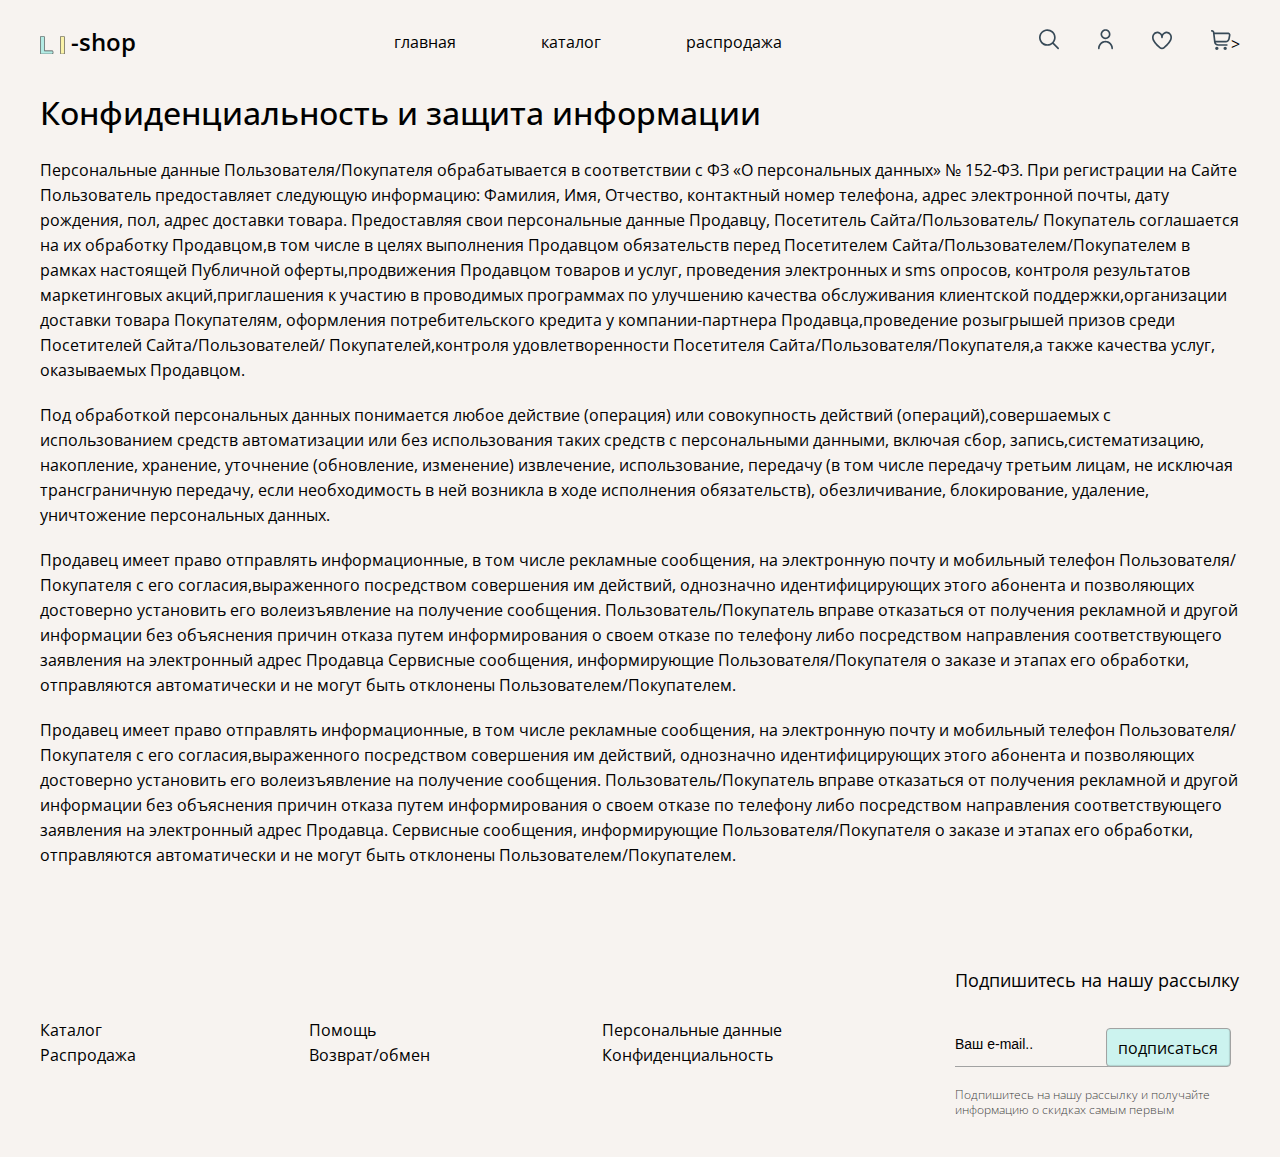
<file: confidentiality.html>
<!DOCTYPE html>
<html>
    <head>
        <meta charset="UTF-8">
        <meta name="viewport" content="width=device-width">
        <link rel="stylesheet" href="css/main.css">
        <link rel="stylesheet" href="css/other.css">
       <link rel="preconnect" href="https://fonts.googleapis.com">
        <link rel="preconnect" href="https://fonts.gstatic.com" crossorigin>
        <link href="https://fonts.googleapis.com/css2?family=Mitr:wght@400;500;600;700&family=Open+Sans:wght@400;500;600&display=swap" rel="stylesheet">
        <title>LI-shop</title>
    </head>
    <body>
       <div class="container"> 
        <div class="header">
            <div class="logo">
            <img src="icons/L.svg">
            <img src="icons/I.svg">
            <a href="index.html">-shop</a>
            </div>
            <ul class="nav">
                <li><a href="index.html">главная</a></li>
                <li><a href="catalog.html">каталог</a></li>
                <li><a href="sale.html">распродажа</a></li>
            </ul>
            <div class="icons">
                <a href="search.html"><img src="icons/lupa.svg"></a>
                <a href="account.html"><img src="icons/chel.svg"></a>
                <a href="favourites.html"><img src="icons/heart.svg"></a>
                <a href="cart.html"><img src="icons/cart.svg"></a>>
            </div>
        </div>
        
        <div class="text">
          <h2>Конфиденциальность и защита информации</h2>
           <div class="paragraph">
            <h4>Персональные данные Пользователя/Покупателя обрабатывается в соответствии с ФЗ «О персональных данных» № 152-ФЗ. При регистрации на Сайте Пользователь предоставляет следующую информацию: Фамилия, Имя, Отчество, контактный номер телефона, адрес электронной почты, дату рождения, пол, адрес доставки товара. Предоставляя свои персональные данные Продавцу, Посетитель Сайта/Пользователь/ Покупатель соглашается на их обработку Продавцом,в том числе в целях выполнения Продавцом обязательств перед Посетителем Сайта/Пользователем/Покупателем в рамках настоящей Публичной оферты,продвижения Продавцом товаров и услуг, проведения электронных и sms опросов, контроля результатов маркетинговых акций,приглашения к участию в проводимых программах по улучшению качества обслуживания клиентской поддержки,организации доставки товара Покупателям, оформления потребительского кредита у компании-партнера Продавца,проведение розыгрышей призов среди Посетителей Сайта/Пользователей/ Покупателей,контроля удовлетворенности Посетителя Сайта/Пользователя/Покупателя,а также качества услуг, оказываемых Продавцом.</h4>
            </div>
            
            <div class="paragraph">
            <h4>Под обработкой персональных данных понимается любое действие (операция) или совокупность действий (операций),совершаемых с использованием средств автоматизации или без использования таких средств с персональными данными, включая сбор, запись,систематизацию, накопление, хранение, уточнение (обновление, изменение) извлечение, использование, передачу (в том числе передачу третьим лицам, не исключая трансграничную передачу, если необходимость в ней возникла в ходе исполнения обязательств), обезличивание, блокирование, удаление, уничтожение персональных данных.</h4>
            </div>
            
            <div class="paragraph">
            <h4>Продавец имеет право отправлять информационные, в том числе рекламные сообщения, на электронную почту и мобильный телефон Пользователя/Покупателя с его согласия,выраженного посредством совершения им действий, однозначно идентифицирующих этого абонента и позволяющих достоверно установить его волеизъявление на получение сообщения. Пользователь/Покупатель вправе отказаться от получения рекламной и другой информации без объяснения причин отказа путем информирования о своем отказе по телефону либо посредством направления соответствующего заявления на электронный адрес Продавца Сервисные сообщения, информирующие Пользователя/Покупателя о заказе и этапах его обработки, отправляются автоматически и не могут быть отклонены Пользователем/Покупателем.</h4>
            </div>
            
            <div class="paragraph">
            <h4>Продавец имеет право отправлять информационные, в том числе рекламные сообщения, на электронную почту и мобильный телефон Пользователя/Покупателя с его согласия,выраженного посредством совершения им действий, однозначно идентифицирующих этого абонента и позволяющих достоверно установить его волеизъявление на получение сообщения. Пользователь/Покупатель вправе отказаться от получения рекламной и другой информации без объяснения причин отказа путем информирования о своем отказе по телефону либо посредством направления соответствующего заявления на электронный адрес Продавца. Сервисные сообщения, информирующие Пользователя/Покупателя о заказе и этапах его обработки, отправляются автоматически и не могут быть отклонены Пользователем/Покупателем.</h4>
            </div>
            
        </div>
        
       <div class="footer">
               
                <div class="col-1">
                    <a href="catalog.html"><h4>Каталог</h4></a>
                    <a href="sale.html"><h4>Распродажа</h4></a>
                </div>
                
                <div class="col-2">
                    <a href="help.html"><h4>Помощь</h4></a>
                    <a href="revers.html"><h4>Возврат/обмен</h4></a>
                </div>
                    
                <div class="col-3">
                    <a href="personal_data.html"><h4>Персональные данные</h4></a>
                    <a href="confidentiality.html"><h4>Конфиденциальность </h4></a>
                </div>
                
                <div class="mailing">
                    <h3>Подпишитесь на нашу рассылку </h3>
                    <div class="mailing_form">
                        <input type="email" id="fname" name="email" placeholder="Ваш e-mail.." >
                        <button class="btn_form" type="submit">подписаться</button>
                    </div>
                    <h6>Подпишитесь на нашу рассылку и получайте информацию о скидках самым первым</h6>
                </div>
            </div>
         </div>
    </body>
</html>
</file>
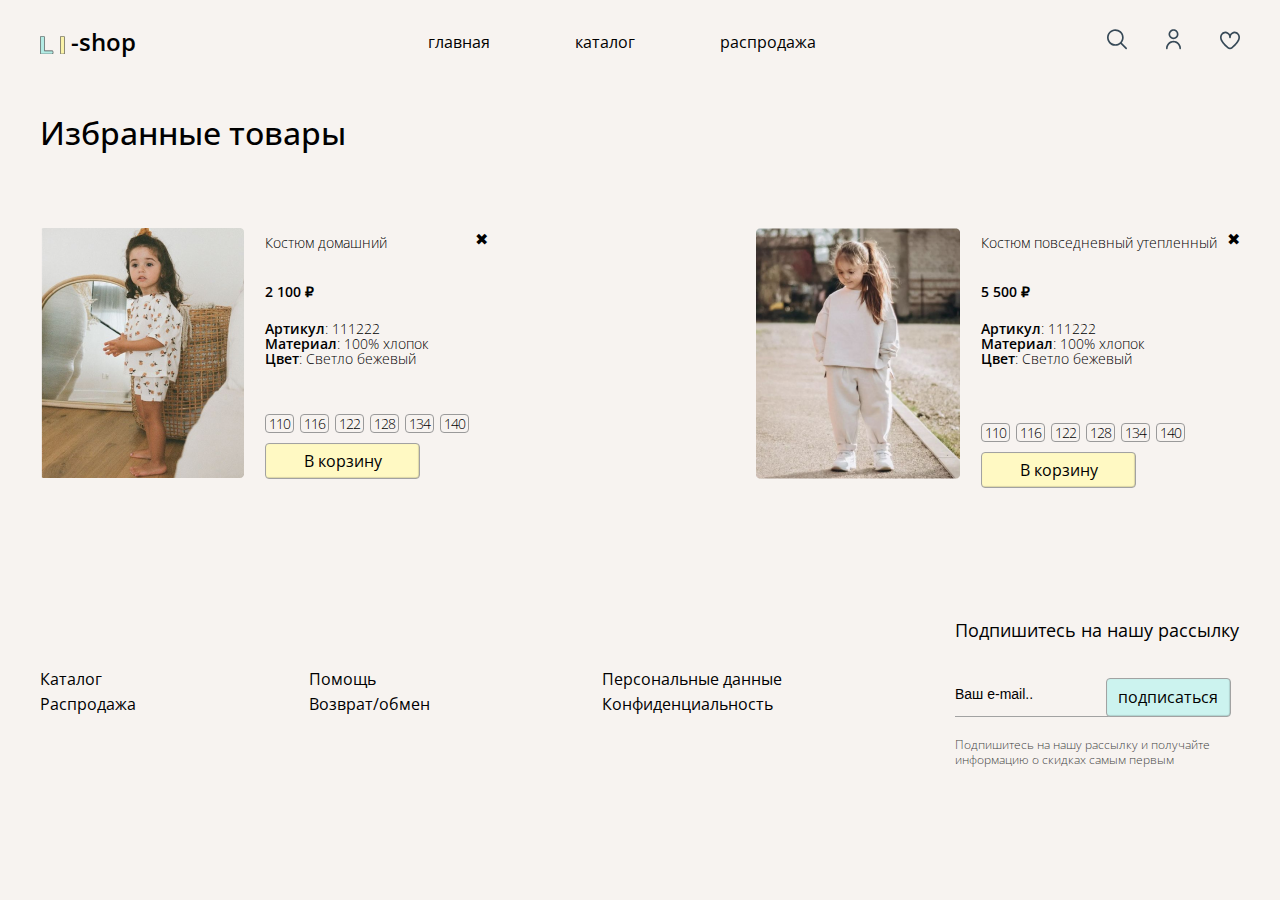
<file: favourites.html>
<!DOCTYPE html>
<html>
    <head>
        <meta charset="UTF-8">
        <meta name="viewport" content="width=device-width">
        <link rel="stylesheet" href="css/main.css">
        <link rel="stylesheet" href="css/style.css">
       <link rel="preconnect" href="https://fonts.googleapis.com">
        <link rel="preconnect" href="https://fonts.gstatic.com" crossorigin>
        <link href="https://fonts.googleapis.com/css2?family=Mitr:wght@400;500;600;700&family=Open+Sans:wght@400;500;600&display=swap" rel="stylesheet">
        <script type="text/javascript" src="https://ajax.googleapis.com/ajax/libs/jquery/2.1.1/jquery.min.js"></script>
        <title>LI-shop</title>
    </head>
    <body>
    
    <div class="container"> 
       
        <div class="header">
            <div class="logo">
            <img src="icons/L.svg">
            <img src="icons/I.svg">
            <a href="index.html">-shop</a>
            </div>
            <ul class="nav">
                <li><a href="index.html">главная</a></li>
                <li><a href="catalog.html">каталог</a></li>
                <li><a href="sale.html">распродажа</a></li>
            </ul>
            <div class="icons">
                <a href="search.html"><img src="icons/lupa.svg"></a>
                <a href="account.html"><img src="icons/chel.svg"></a>
                <a href="favourites.html"><img src="icons/heart.svg"></a>
            </div>
        </div>
        
    <h2 id="fav_h2">Избранные товары</h2> 
    <div class="cards_catalog cards_fav">
    
    <div class="card_favourites">
      
      <div class="col1-fav">
       <div class="card card_catalog">
          <div class="card__top">
            <a href="card.html" class="card__image">
              <img src="img/card8.png" alt="Li-shop"/></a>
          </div>
          </div>
        </div>
          
          
        <div class="col2-fav"> 
          <h6 id="head"><a href="#" class="card__title"> 
              Костюм домашний 
                </a></h6>
        
          <div class="card__bottom">
            <div class="card__prices">
              <div class="card__price card__price--discount"></div>
              <div class="card__price card__price--common">2 100</div>
            </div>
            
            <h6><b>Артикул</b>: 111222</h6>
                    <h6><b>Материал</b>: 100% хлопок</h6>
                    <h6><b>Цвет</b>: Светло бежевый</h6>
            
            <div class="shopnow fav">

              <input type="checkbox" id="size-110-8" value="110" name="size-1" />
              <label for="size-110-8"><h6>110</h6></label>

              <input type="checkbox" id="size-116-8" value="116" name="size-2" />
              <label for="size-116-8"><h6>116</h6></label>

              <input type="checkbox" id="size-122-8" value="122" name="size-3" />
              <label for="size-122-8"><h6>122</h6></label>

              <input type="checkbox" id="size-128-8" value="128" name="size-4" />
              <label for="size-128-8"><h6>128</h6></label>
              
              <input type="checkbox" id="size-134-8" value="134" name="size-5" />
              <label for="size-134-8"><h6>134</h6></label>
              
              <input type="checkbox" id="size-140-8" value="140" name="size-6" />
              <label for="size-140-8"><h6>140</h6></label>
            </div>
            
            <div class="adding">
            <form action="catalog.html">
            <button class="card__add btn_catalog btn_catalog_yellow btn_fav" >В корзину</button></form>
            </div>  
          </div>
        </div>
        
        <div class="close">&#10006;</div>
          
    </div> 
    
    <div class="card_favourites">
      
      <div class="col1-fav">
       <div class="card card_catalog">
          <div class="card__top">
            <a href="card.html" class="card__image">
              <img src="img/card1.png" alt="Li-shop"/></a>
          </div>
          </div>
        </div>
          
          
        <div class="col2-fav"> 
          <h6 id="head"><a href="#" class="card__title"> 
              Костюм повседневный утепленный  
                </a></h6>
        
          <div class="card__bottom">
            <div class="card__prices">
              <div class="card__price card__price--discount"></div>
              <div class="card__price card__price--common">5 500</div>
            </div>
            
            <h6><b>Артикул</b>: 111222</h6>
                    <h6><b>Материал</b>: 100% хлопок</h6>
                    <h6><b>Цвет</b>: Светло бежевый</h6>
            
            <div class="shopnow fav">

              <input type="checkbox" id="size-110-1" value="110" name="size-1" />
              <label for="size-110-1"><h6>110</h6></label>

              <input type="checkbox" id="size-116-1" value="116" name="size-2" />
              <label for="size-116-1"><h6>116</h6></label>

              <input type="checkbox" id="size-122-1" value="122" name="size-3" />
              <label for="size-122-1"><h6>122</h6></label>

              <input type="checkbox" id="size-128-1" value="128" name="size-4" />
              <label for="size-128-1"><h6>128</h6></label>
              
              <input type="checkbox" id="size-134-1" value="134" name="size-5" />
              <label for="size-134-1"><h6>134</h6></label>
              
              <input type="checkbox" id="size-140-1" value="140" name="size-6" />
              <label for="size-140-1"><h6>140</h6></label>
            </div>
            
            <div class="adding">
            
            <form action="catalog.html">
                <button class="card__add btn_catalog btn_catalog_yellow btn_fav">В корзину</button></form>
            </div>  
          </div>
        </div>
        
        <div class="close">&#10006;</div>
          
    </div> 
    
    
    </div>
    
 
    <div class="footer">
               
                <div class="col-1">
                    <a href="catalog.html"><h4>Каталог</h4></a>
                    <a href="sale.html"><h4>Распродажа</h4></a>
                </div>
                
                <div class="col-2">
                    <a href="help.html"><h4>Помощь</h4></a>
                    <a href="revers.html"><h4>Возврат/обмен</h4></a>
                </div>
                    
                <div class="col-3">
                    <a href="personal_data.html"><h4>Персональные данные</h4></a>
                    <a href="confidentiality.html"><h4>Конфиденциальность </h4></a>
                </div>
                
                <div class="mailing">
                    <h3>Подпишитесь на нашу рассылку </h3>
                    <div class="mailing_form">
                        <input type="email" id="fname" name="email" placeholder="Ваш e-mail.." >
                        <button class="btn_form" type="submit">подписаться</button>
                    </div>
                    <h6>Подпишитесь на нашу рассылку и получайте информацию о скидках самым первым</h6>
                </div>
            </div>
            
        </div>
    
    
</body>
</html>

<script>
jQuery(document).ready(function($) {
$('.close').click(function () {
$('.card_favourites').hide();
});
})
</script>
</file>
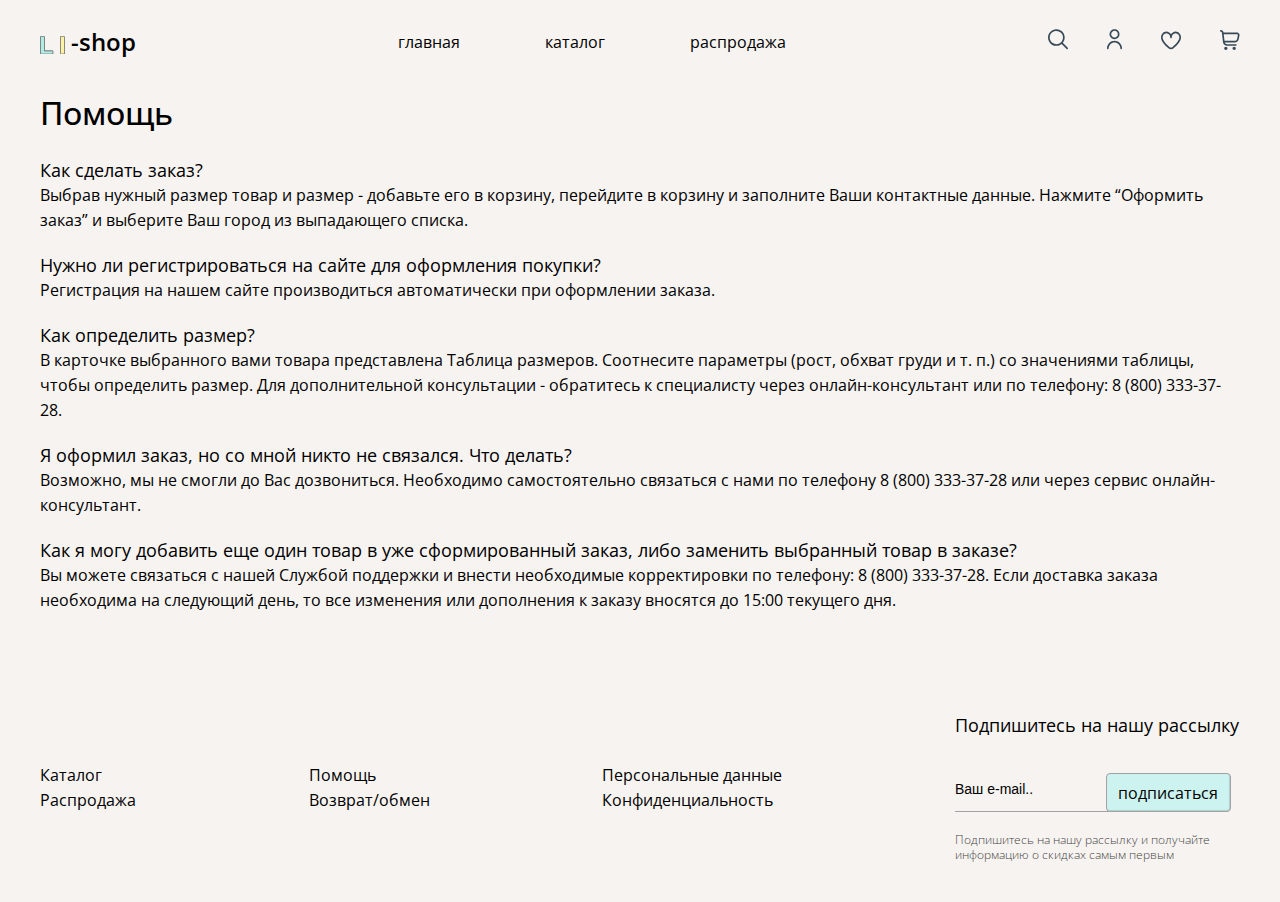
<file: help.html>
<!DOCTYPE html>
<html>
    <head>
        <meta charset="UTF-8">
        <meta name="viewport" content="width=device-width">
        <link rel="stylesheet" href="css/main.css">
        <link rel="stylesheet" href="css/other.css">
       <link rel="preconnect" href="https://fonts.googleapis.com">
        <link rel="preconnect" href="https://fonts.gstatic.com" crossorigin>
        <link href="https://fonts.googleapis.com/css2?family=Mitr:wght@400;500;600;700&family=Open+Sans:wght@400;500;600&display=swap" rel="stylesheet">
        <title>LI-shop</title>
    </head>
    <body>
       <div class="container"> 
        <div class="header">
            <div class="logo">
            <img src="icons/L.svg">
            <img src="icons/I.svg">
            <a href="index.html">-shop</a>
            </div>
            <ul class="nav">
                <li><a href="index.html">главная</a></li>
                <li><a href="catalog.html">каталог</a></li>
                <li><a href="sale.html">распродажа</a></li>
            </ul>
            <div class="icons">
                <a href="search.html"><img src="icons/lupa.svg"></a>
                <a href="account.html"><img src="icons/chel.svg"></a>
                <a href="favourites.html"><img src="icons/heart.svg"></a>
                <a href="cart.html"><img src="icons/cart.svg"></a>
            </div>
        </div>
        
        <div class="text">
          <h2>Помощь</h2>
           <div class="paragraph">
            <h3><b>Как сделать заказ?</b></h3>
            <h4>Выбрав нужный размер товар и размер - добавьте его в корзину, перейдите в корзину и заполните Ваши контактные данные. Нажмите “Оформить заказ” и выберите Ваш город из выпадающего списка.</h4>
            </div>
            
            <div class="paragraph">
            <h3><b>Нужно ли регистрироваться на сайте для оформления покупки?</b></h3>
            <h4>Регистрация на нашем сайте производиться автоматически при оформлении заказа.</h4>
            </div>
            
            <div class="paragraph">
            <h3><b>  Как определить размер?</b></h3>
            <h4>В карточке выбранного вами товара представлена Таблица размеров. Соотнесите параметры (рост, обхват груди и т. п.) со значениями таблицы, чтобы определить размер. Для дополнительной консультации - обратитесь к специалисту через онлайн-консультант или по телефону: 8 (800) 333-37-28.</h4>
            </div>
            
            <div class="paragraph">
            <h3><b>Я оформил заказ, но со мной никто не связался. Что делать?</b></h3>
            <h4>Возможно, мы не смогли до Вас дозвониться. Необходимо самостоятельно связаться с нами по телефону 8 (800) 333-37-28 или через сервис онлайн-консультант.</h4>
            </div>
            
            <div class="paragraph">
            <h3><b>Как я могу добавить еще один товар в уже сформированный заказ, либо заменить выбранный товар в заказе?</b></h3>
            <h4>Вы можете связаться с нашей Службой поддержки и внести необходимые корректировки по телефону: 8 (800) 333-37-28. Если доставка заказа необходима на следующий день, то все изменения или дополнения к заказу вносятся до 15:00 текущего дня.</h4>
            </div>
            
        </div>
        
       <div class="footer">
               
                <div class="col-1">
                    <a href="catalog.html"><h4>Каталог</h4></a>
                    <a href="sale.html"><h4>Распродажа</h4></a>
                </div>
                
                <div class="col-2">
                    <a href="help.html"><h4>Помощь</h4></a>
                    <a href="revers.html"><h4>Возврат/обмен</h4></a>
                </div>
                    
                <div class="col-3">
                    <a href="personal_data.html"><h4>Персональные данные</h4></a>
                    <a href="confidentiality.html"><h4>Конфиденциальность </h4></a>
                </div>
                
                <div class="mailing">
                    <h3>Подпишитесь на нашу рассылку </h3>
                    <div class="mailing_form">
                        <input type="email" id="fname" name="email" placeholder="Ваш e-mail.." >
                        <button class="btn_form" type="submit">подписаться</button>
                    </div>
                    <h6>Подпишитесь на нашу рассылку и получайте информацию о скидках самым первым</h6>
                </div>
            </div>
         </div>
    </body>
</html>
</file>
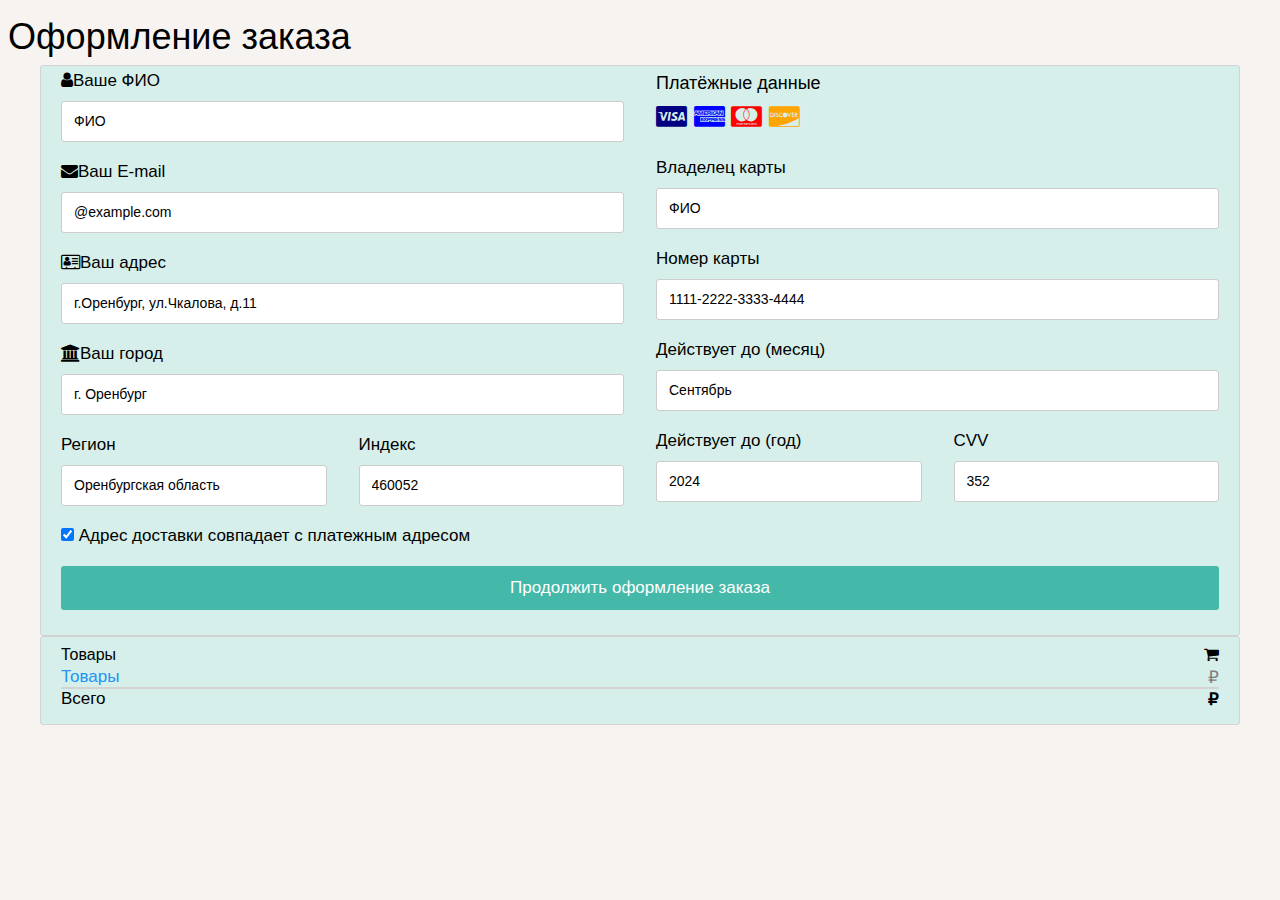
<file: pay.html>
<!DOCTYPE html>
<html>
<head>
<meta name="viewport" content="width=device-width, initial-scale=1">
<link rel="stylesheet" href="https://cdnjs.cloudflare.com/ajax/libs/font-awesome/4.7.0/css/font-awesome.min.css">
<link rel="stylesheet" href="css/main.css">
        <link rel="stylesheet" href="css/style.css">
       <link rel="preconnect" href="https://fonts.googleapis.com">
        <link rel="preconnect" href="https://fonts.gstatic.com" crossorigin>
        <link href="https://fonts.googleapis.com/css2?family=Mitr:wght@400;500;600;700&family=Open+Sans:wght@400;500;600&display=swap" rel="stylesheet">
        <title>LI-shop</title>
<style>
body {
  font-family: Arial;
  font-size: 17px;
  padding: 8px;
}

* {
  box-sizing: border-box;
}

.row {
  display: -ms-flexbox; /* IE10 */
  display: flex;
  -ms-flex-wrap: wrap; /* IE10 */
  flex-wrap: wrap;
  margin: 0 -16px;
}

.col-25 {
  -ms-flex: 25%; /* IE10 */
  flex: 25%;
}

.col-50 {
  -ms-flex: 50%; /* IE10 */
  flex: 50%;
}

.col-75 {
  -ms-flex: 75%; /* IE10 */
  flex: 75%;
}

.col-25,
.col-50,
.col-75 {
  padding: 0 16px;
}

.container {
  background-color: rgba(179, 235, 228, 0.49);
  padding: 5px 20px 15px 20px;
  border: 1px solid lightgrey;
  border-radius: 3px;
}

input[type=text] {
  width: 100%;
  margin-bottom: 20px;
  padding: 12px;
  border: 1px solid #ccc;
  border-radius: 3px;
}

label {
  margin-bottom: 10px;
  display: block;
}

.icon-container {
  margin-bottom: 20px;
  padding: 7px 0;
  font-size: 24px;
}

.btn {
  background-color: #44b9aa;
  color: white;
  padding: 12px;
  margin: 10px 0;
  border: none;
  width: 100%;
  border-radius: 3px;
  cursor: pointer;
  font-size: 17px;
}

.btn:hover {
  background-color: #64d4c6;
}

a {
  color: #2196F3;
}

hr {
  border: 1px solid lightgrey;
}

span.price {
  float: right;
  color: grey;
}

@media (max-width: 800px) {
  .row {
    flex-direction: column-reverse;
  }
  .col-25 {
    margin-bottom: 20px;
  }
}
</style>
</head>
<body>
<h1>Оформление заказа</h1>   
<div class="row">
  <div class="col-75">
    <div class="container">
      <form action="../action_page.php">
      
        <div class="row">
          <div class="col-50">
            <label for="fname"><i class="fa fa-user"></i>Ваше ФИО</label>
            <input type="text" id="fname" name="firstname" placeholder="ФИО">
            <label for="email"><i class="fa fa-envelope"></i>Ваш E-mail</label>
            <input type="text" id="email" name="email" placeholder="@example.com">
            <label for="adr"><i class="fa fa-address-card-o"></i>Ваш адрес</label>
            <input type="text" id="adr" name="address" placeholder="г.Оренбург, ул.Чкалова, д.11 ">
            <label for="city"><i class="fa fa-institution"></i>Ваш город</label>
            <input type="text" id="city" name="city" placeholder="г. Оренбург">

            <div class="row">
              <div class="col-50">
                <label for="state">Регион</label>
                <input type="text" id="state" name="state" placeholder="Оренбургская область">
              </div>
              <div class="col-50">
                <label for="zip">Индекс</label>
                <input type="text" id="zip" name="zip" placeholder="460052">
              </div>
            </div>
          </div>

          <div class="col-50">
            <h3>Платёжные данные</h3>
            <div class="icon-container">
              <i class="fa fa-cc-visa" style="color:navy;"></i>
              <i class="fa fa-cc-amex" style="color:blue;"></i>
              <i class="fa fa-cc-mastercard" style="color:red;"></i>
              <i class="fa fa-cc-discover" style="color:orange;"></i>
            </div>
            <label for="cname">Владелец карты</label>
            <input type="text" id="cname" name="cardname" placeholder="ФИО">
            <label for="ccnum">Номер карты</label>
            <input type="text" id="ccnum" name="cardnumber" placeholder="1111-2222-3333-4444">
            <label for="expmonth">Действует до (месяц)</label>
            <input type="text" id="expmonth" name="expmonth" placeholder="Сентябрь">
            <div class="row">
              <div class="col-50">
                <label for="expyear">Действует до (год)</label>
                <input type="text" id="expyear" name="expyear" placeholder="2024">
              </div>
              <div class="col-50">
                <label for="cvv">CVV</label>
                <input type="text" id="cvv" name="cvv" placeholder="352">
              </div>
            </div>
          </div>
          
        </div>
        <label>
          <input type="checkbox" checked="checked" name="sameadr"> Адрес доставки совпадает с платежным адресом
        </label>
        <input type="submit" value="Продолжить оформление заказа" class="btn">
      </form>
    </div>
  </div>
  <div class="col-25">
    <div class="container">
      <h4>Товары <span class="price" style="color:black"><i class="fa fa-shopping-cart"></i> <b></b></span></h4>
      <p><a href="#">Товары</a> <span class="price">₽</span></p>

      <hr>
      <p>Всего <span class="price" style="color:black"><b>₽</b></span></p>
    </div>
  </div>
</div>

</body>
</html>
</file>
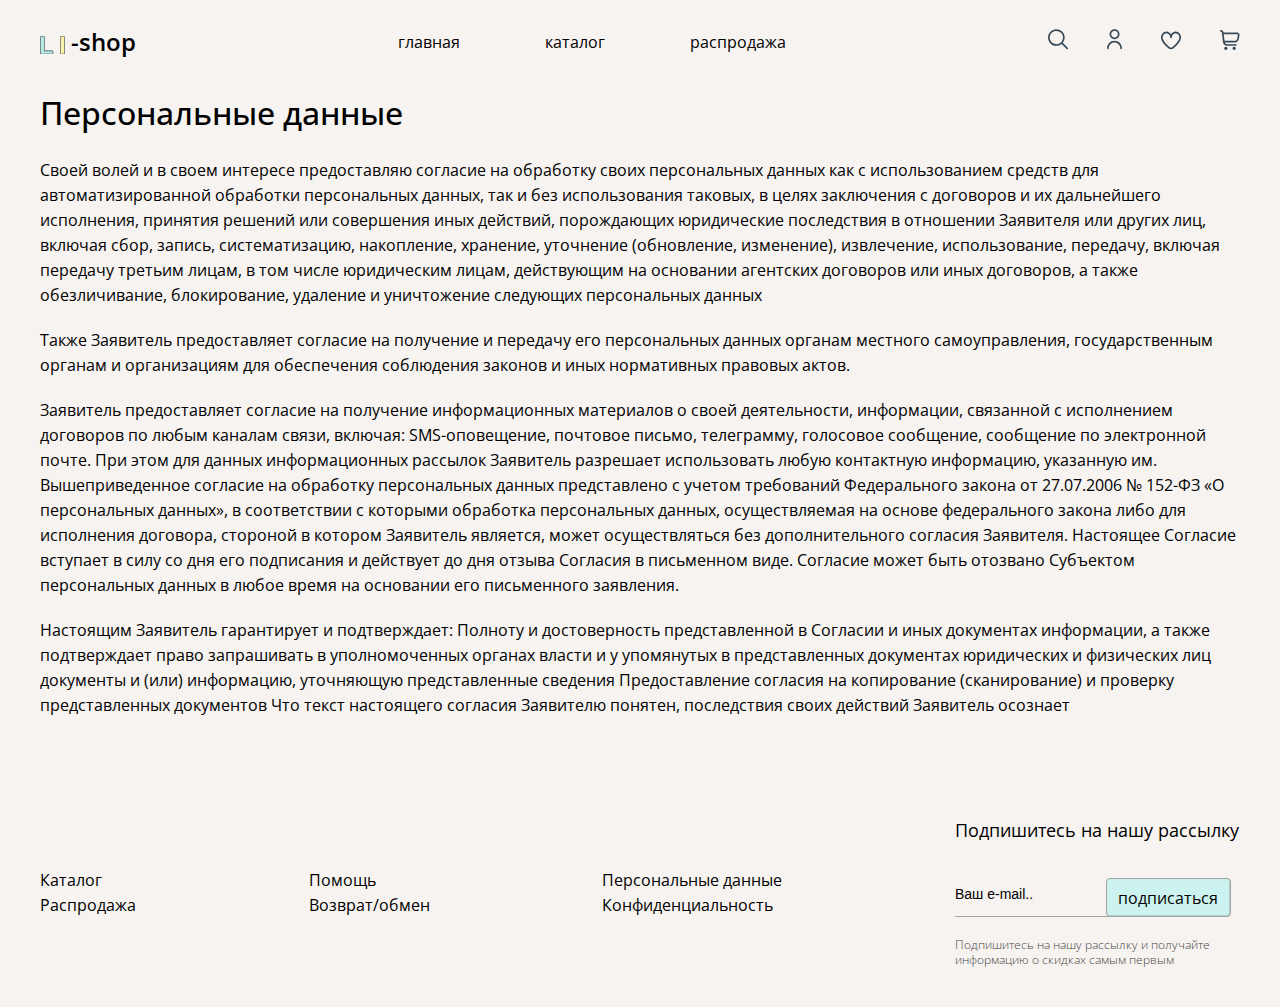
<file: personal_data.html>
<!DOCTYPE html>
<html>
    <head>
        <meta charset="UTF-8">
        <meta name="viewport" content="width=device-width">
        <link rel="stylesheet" href="css/main.css">
        <link rel="stylesheet" href="css/other.css">
       <link rel="preconnect" href="https://fonts.googleapis.com">
        <link rel="preconnect" href="https://fonts.gstatic.com" crossorigin>
        <link href="https://fonts.googleapis.com/css2?family=Mitr:wght@400;500;600;700&family=Open+Sans:wght@400;500;600&display=swap" rel="stylesheet">
        <title>LI-shop</title>
    </head>
    <body>
       <div class="container"> 
        <div class="header">
            <div class="logo">
            <img src="icons/L.svg">
            <img src="icons/I.svg">
            <a href="index.html">-shop</a>
            </div>
            <ul class="nav">
                <li><a href="index.html">главная</a></li>
                <li><a href="catalog.html">каталог</a></li>
                <li><a href="sale.html">распродажа</a></li>
            </ul>
            <div class="icons">
                <a href="search.html"><img src="icons/lupa.svg"></a>
                <a href="account.html"><img src="icons/chel.svg"></a>
                <a href="favourites.html"><img src="icons/heart.svg"></a>
                <a href="cart.html"><img src="icons/cart.svg"></a>
            </div>
        </div>
        
        <div class="text">
          <h2>Персональные данные </h2>
           <div class="paragraph">
            <h4>Своей волей и в своем интересе предоставляю согласие на обработку своих персональных данных как с использованием средств для автоматизированной обработки персональных данных, так и без использования таковых, в целях заключения с договоров и их дальнейшего исполнения, принятия решений или совершения иных действий, порождающих юридические последствия в отношении Заявителя или других лиц, включая сбор, запись, систематизацию, накопление, хранение, уточнение (обновление, изменение), извлечение, использование, передачу, включая передачу третьим лицам, в том числе юридическим лицам, действующим на основании агентских договоров или иных договоров, а также обезличивание, блокирование, удаление и уничтожение следующих персональных данных</h4>
            </div>
            
           <div class="paragraph">
            <h4>Также Заявитель предоставляет согласие на получение и передачу его персональных данных органам местного самоуправления, государственным органам и организациям для обеспечения соблюдения законов и иных нормативных правовых актов.</h4>
            </div>
            
            <div class="paragraph">
            <h4> Заявитель предоставляет согласие на получение информационных материалов о своей деятельности, информации, связанной с исполнением договоров по любым каналам связи, включая: SMS-оповещение, почтовое письмо, телеграмму, голосовое сообщение, сообщение по электронной почте. При этом для данных информационных рассылок Заявитель разрешает использовать любую контактную информацию, указанную им. Вышеприведенное согласие на обработку персональных данных представлено с учетом требований Федерального закона от 27.07.2006 № 152-ФЗ «О персональных данных», в соответствии с которыми обработка персональных данных, осуществляемая на основе федерального закона либо для исполнения договора, стороной в котором Заявитель является, может осуществляться без дополнительного согласия Заявителя. Настоящее Согласие вступает в силу со дня его подписания и действует до дня отзыва Согласия в письменном виде. Согласие может быть отозвано Субъектом персональных данных в любое время на основании его письменного заявления.</h4>
            </div>
            
            <div class="paragraph">
            <h4> Настоящим Заявитель гарантирует и подтверждает:
Полноту и достоверность представленной в Согласии и иных документах информации, а также подтверждает право запрашивать в уполномоченных органах власти и у упомянутых в представленных документах юридических и физических лиц документы и (или) информацию, уточняющую представленные сведения
Предоставление согласия на копирование (сканирование) и проверку представленных документов
Что текст настоящего согласия Заявителю понятен, последствия своих действий Заявитель осознает</h4>
            </div>
            
        </div>
        
       <div class="footer">
               
                <div class="col-1">
                    <a href="catalog.html"><h4>Каталог</h4></a>
                    <a href="sale.html"><h4>Распродажа</h4></a>
                </div>
                
                <div class="col-2">
                    <a href="help.html"><h4>Помощь</h4></a>
                    <a href="revers.html"><h4>Возврат/обмен</h4></a>
                </div>
                    
                <div class="col-3">
                    <a href="personal_data.html"><h4>Персональные данные</h4></a>
                    <a href="confidentiality.html"><h4>Конфиденциальность </h4></a>
                </div>
                
                <div class="mailing">
                    <h3>Подпишитесь на нашу рассылку </h3>
                    <div class="mailing_form">
                        <input type="email" id="fname" name="email" placeholder="Ваш e-mail.." >
                        <button class="btn_form" type="submit">подписаться</button>
                    </div>
                    <h6>Подпишитесь на нашу рассылку и получайте информацию о скидках самым первым</h6>
                </div>
            </div>
         </div>
    </body>
</html>
</file>
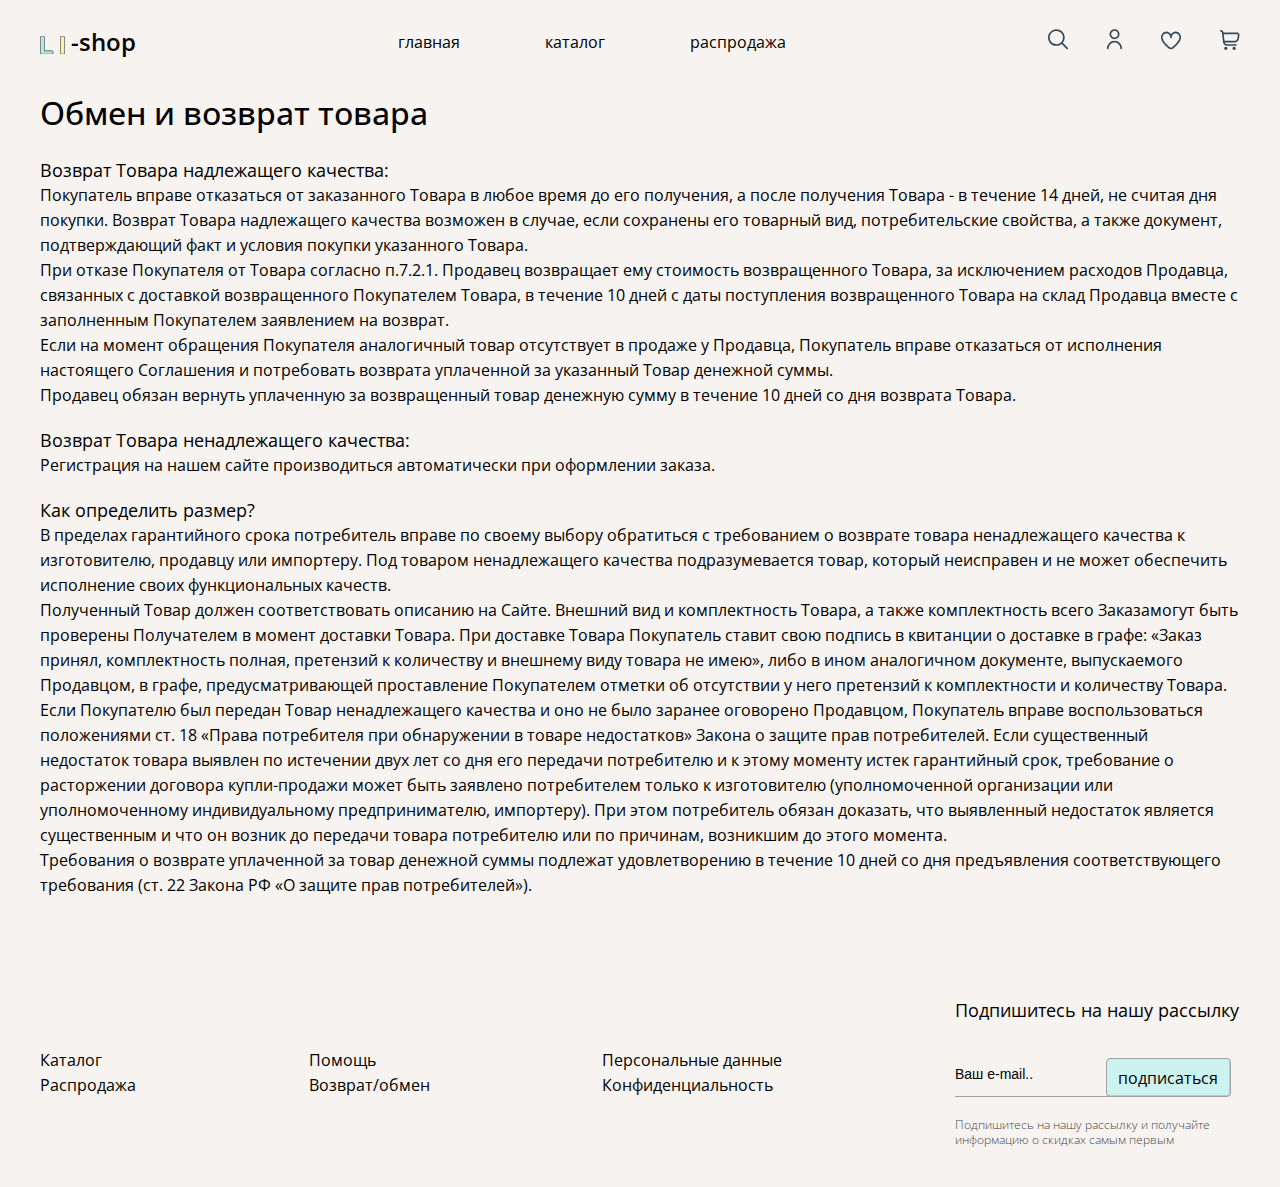
<file: revers.html>
<!DOCTYPE html>
<html>
    <head>
        <meta charset="UTF-8">
        <meta name="viewport" content="width=device-width">
        <link rel="stylesheet" href="css/main.css">
        <link rel="stylesheet" href="css/other.css">
       <link rel="preconnect" href="https://fonts.googleapis.com">
        <link rel="preconnect" href="https://fonts.gstatic.com" crossorigin>
        <link href="https://fonts.googleapis.com/css2?family=Mitr:wght@400;500;600;700&family=Open+Sans:wght@400;500;600&display=swap" rel="stylesheet">
        <title>LI-shop</title>
    </head>
    <body>
       <div class="container"> 
        <div class="header">
            <div class="logo">
            <img src="icons/L.svg">
            <img src="icons/I.svg">
            <a href="index.html">-shop</a>
            </div>
            <ul class="nav">
                <li><a href="index.html">главная</a></li>
                <li><a href="catalog.html">каталог</a></li>
                <li><a href="sale.html">распродажа</a></li>
            </ul>
            <div class="icons">
                <a href="search.html"><img src="icons/lupa.svg"></a>
                <a href="account.html"><img src="icons/chel.svg"></a>
                <a href="favourites.html"><img src="icons/heart.svg"></a>
                <a href="cart.html"><img src="icons/cart.svg"></a>
            </div>
        </div>
        
        <div class="text">
          <h2>  Обмен и возврат товара</h2>
           <div class="paragraph">
            <h3><b> Возврат Товара надлежащего качества:</b></h3>
            <h4>   Покупатель вправе отказаться от заказанного Товара в любое время до его получения, а после получения Товара - в течение 14 дней, не считая дня покупки. Возврат Товара надлежащего качества возможен в случае, если сохранены его товарный вид, потребительские свойства, а также документ, подтверждающий факт и условия покупки указанного Товара.</h4>   
            <h4>При отказе Покупателя от Товара согласно п.7.2.1. Продавец возвращает ему стоимость возвращенного Товара, за исключением расходов Продавца, связанных с  доставкой возвращенного Покупателем Товара, в течение 10 дней с даты поступления возвращенного Товара на склад Продавца вместе с заполненным Покупателем заявлением на возврат. </h4>

           <h4>Если на момент обращения Покупателя аналогичный товар отсутствует в продаже у Продавца, Покупатель вправе отказаться от исполнения настоящего Соглашения и потребовать возврата уплаченной за указанный Товар денежной суммы.</h4>

           <h4>Продавец обязан вернуть уплаченную за возвращенный товар денежную сумму в течение 10 дней со дня возврата Товара.</h4>

            </div>
            
            <div class="paragraph">
            <h3><b> Возврат Товара ненадлежащего качества: </b></h3>
            <h4>Регистрация на нашем сайте производиться автоматически при оформлении заказа.</h4>
            </div>
            
            <div class="paragraph">
            <h3><b>  Как определить размер?</b></h3>
                <h4> В пределах гарантийного срока потребитель вправе по своему выбору обратиться с требованием о возврате товара ненадлежащего качества к изготовителю, продавцу или импортеру. Под товаром ненадлежащего качества подразумевается товар, который неисправен и не может обеспечить исполнение своих функциональных качеств.</h4>

                <h4>Полученный Товар должен соответствовать описанию на Сайте. Внешний вид и комплектность Товара, а также комплектность всего Заказамогут быть проверены Получателем в момент доставки Товара. При доставке Товара Покупатель ставит свою подпись в квитанции о доставке в графе: «Заказ принял, комплектность полная, претензий к количеству и внешнему виду товара не имею», либо в ином аналогичном документе, выпускаемого Продавцом, в графе, предусматривающей проставление Покупателем отметки об отсутствии у него претензий к комплектности и количеству Товара. </h4>

               <h4>Если Покупателю был передан Товар ненадлежащего качества и оно не было заранее оговорено Продавцом, Покупатель вправе воспользоваться     положениями ст. 18 «Права потребителя при обнаружении в товаре недостатков»  Закона о защите прав потребителей. Если существенный недостаток товара выявлен по истечении двух лет со дня его передачи потребителю и к этому моменту истек гарантийный срок, требование о расторжении договора купли-продажи может быть заявлено потребителем только к изготовителю (уполномоченной организации или уполномоченному индивидуальному  предпринимателю, импортеру). При этом потребитель обязан доказать, что выявленный недостаток является существенным и что он возник до передачи товара потребителю или по причинам, возникшим до этого момента.</h4> 

               <h4>Требования о возврате уплаченной за товар денежной суммы подлежат удовлетворению в течение 10 дней со дня предъявления соответствующего требования (ст. 22 Закона РФ «О защите прав потребителей»).</h4>
            </div>
            
        </div>
        
       <div class="footer">
               
                <div class="col-1">
                    <a href="catalog.html"><h4>Каталог</h4></a>
                    <a href="sale.html"><h4>Распродажа</h4></a>
                </div>
                
                <div class="col-2">
                    <a href="help.html"><h4>Помощь</h4></a>
                    <a href="revers.html"><h4>Возврат/обмен</h4></a>
                </div>
                    
                <div class="col-3">
                    <a href="personal_data.html"><h4>Персональные данные</h4></a>
                    <a href="confidentiality.html"><h4>Конфиденциальность </h4></a>
                </div>
                
                <div class="mailing">
                    <h3>Подпишитесь на нашу рассылку </h3>
                    <div class="mailing_form">
                        <input type="email" id="fname" name="email" placeholder="Ваш e-mail.." >
                        <button class="btn_form" type="submit">подписаться</button>
                    </div>
                    <h6>Подпишитесь на нашу рассылку и получайте информацию о скидках самым первым</h6>
                </div>
            </div>
         </div>
    </body>
</html>
</file>
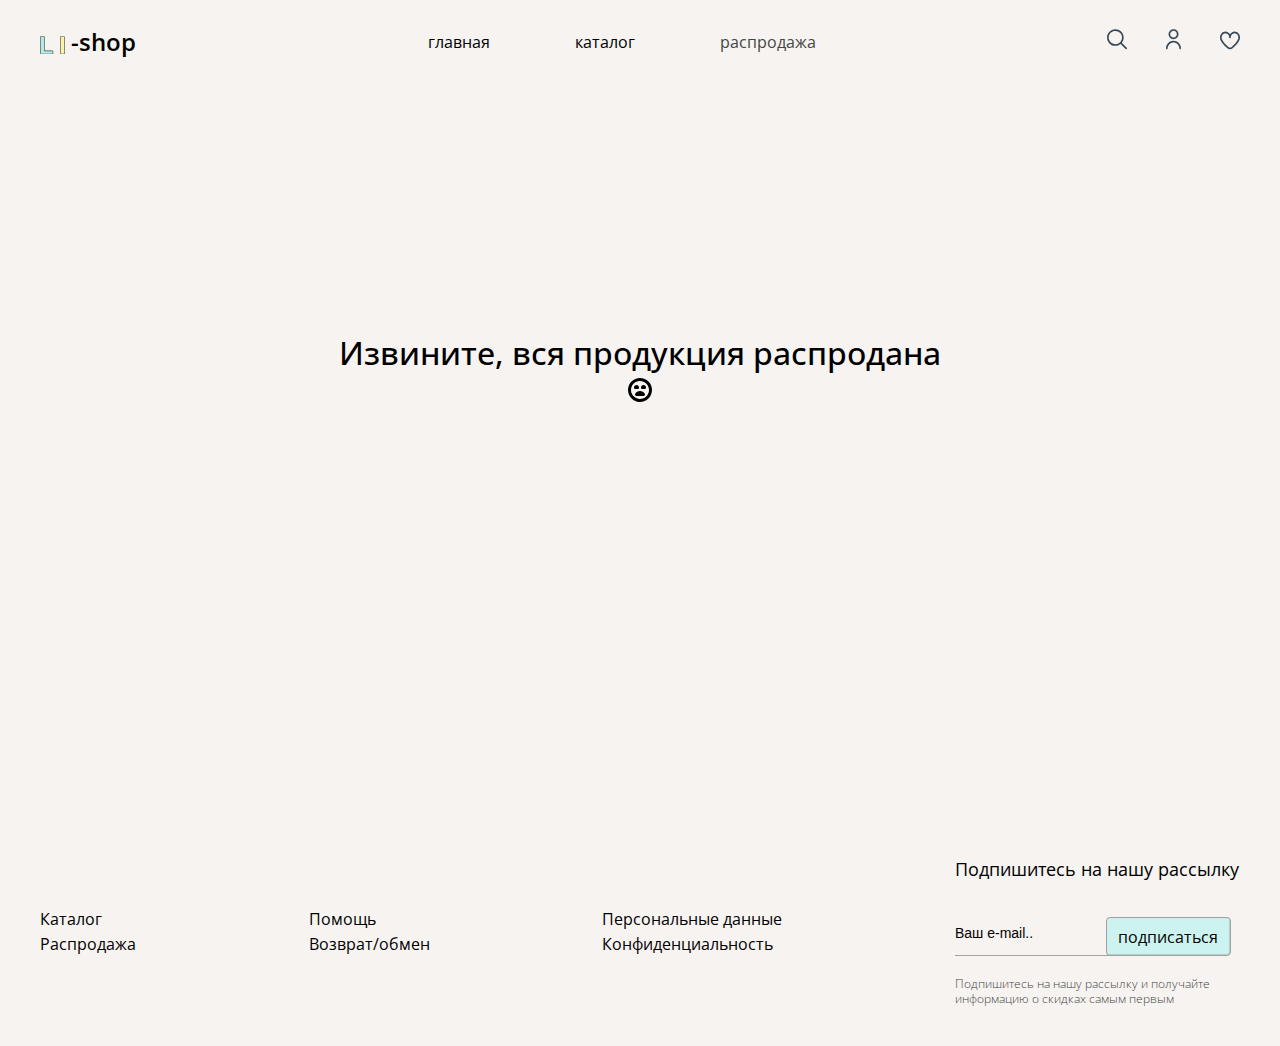
<file: sale.html>
<!DOCTYPE html>
<html>
    <head>
        <meta charset="UTF-8">
        <meta name="viewport" content="width=device-width">
        <link rel="stylesheet" href="css/main.css">
        <link rel="stylesheet" href="css/style.css">
       <link rel="preconnect" href="https://fonts.googleapis.com">
        <link rel="preconnect" href="https://fonts.gstatic.com" crossorigin>
        <link href="https://fonts.googleapis.com/css2?family=Mitr:wght@400;500;600;700&family=Open+Sans:wght@400;500;600&display=swap" rel="stylesheet">
        <title>LI-shop</title>
    </head>
    <body>
       <div class="container"> 
            <div class="header">
                <div class="logo">
                <img src="icons/L.svg">
                <img src="icons/I.svg">
                <a href="index.html">-shop</a>
                </div>
                <ul class="nav">
                    <li><a href="index.html">главная</a></li>
                    <li><a href="catalog.html">каталог</a></li>
                    <li id="here">распродажа</li>
                </ul>
                <div class="icons">
                    <a href="search.html"><img src="icons/lupa.svg"></a>
                    <a href="account.html"><img src="icons/chel.svg"></a>
                    <a href="favourites.html"><img src="icons/heart.svg"></a>
                </div>
            </div>
            
            <div class="sale">
                <h2>Извините, вся продукция распродана  </h2>
                <img src="icons/no_smile.svg" alt="sorry">
            </div>
            
            <div class="footer">
               
                <div class="col-1">
                    <a href="catalog.html"><h4>Каталог</h4></a>
                    <a href="sale.html"><h4>Распродажа</h4></a>
                </div>
                
                <div class="col-2">
                    <a href="help.html"><h4>Помощь</h4></a>
                    <a href="revers.html"><h4>Возврат/обмен</h4></a>
                </div>
                    
                <div class="col-3">
                    <a href="personal_data.html"><h4>Персональные данные</h4></a>
                    <a href="confidentiality.html"><h4>Конфиденциальность </h4></a>
                </div>
                
                <div class="mailing">
                    <h3>Подпишитесь на нашу рассылку </h3>
                    <div class="mailing_form">
                        <input type="email" id="fname" name="email" placeholder="Ваш e-mail.." >
                        <button class="btn_form" type="submit">подписаться</button>
                    </div>
                    <h6>Подпишитесь на нашу рассылку и получайте информацию о скидках самым первым</h6>
                </div>
            </div>
        </div>
    
    </body>
</html>
</file>
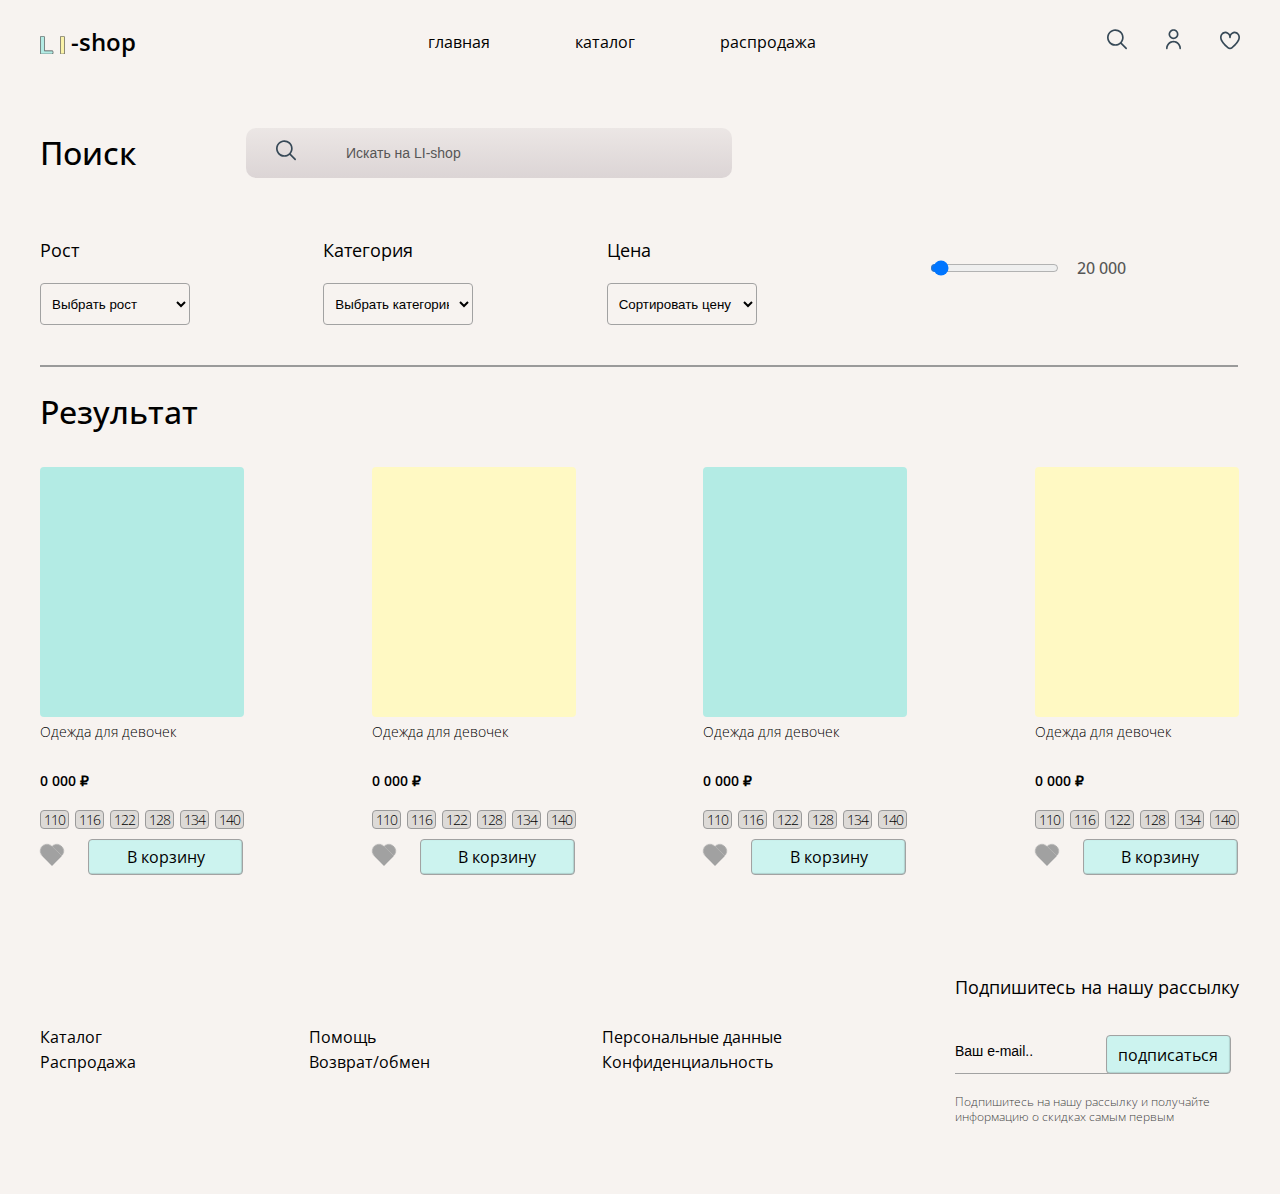
<file: search.html>
<!DOCTYPE html>
<html>
    <head>
        <meta charset="UTF-8">
        <meta name="viewport" content="width=device-width">
        <link rel="stylesheet" href="css/main.css">
        <link rel="stylesheet" href="css/style.css">
       <link rel="preconnect" href="https://fonts.googleapis.com">
        <link rel="preconnect" href="https://fonts.gstatic.com" crossorigin>
        <link href="https://fonts.googleapis.com/css2?family=Mitr:wght@400;500;600;700&family=Open+Sans:wght@400;500;600&display=swap" rel="stylesheet">
        <title>LI-shop</title>
    </head>
    <body>
       <div class="container"> 
        <div class="header">
            <div class="logo">
            <img src="icons/L.svg">
            <img src="icons/I.svg">
            <a href="index.html">-shop</a>
            </div>
            <ul class="nav">
                <li><a href="index.html">главная</a></li>
                <li><a href="catalog.html">каталог</a></li>
                <li><a href="sale.html">распродажа</a></li>
            </ul>
            <div class="icons">
                <a href="search.html"><img src="icons/lupa.svg"></a>
                <a href="account.html"><img src="icons/chel.svg"></a>
                <a href="favourites.html"><img src="icons/heart.svg"></a>
            </div>
        </div>
        
        <div class="main_search">
           <div class="row1_search">
                <h2>Поиск</h2>
                   <div class="form_search">
                      <button class="btn_search"><img src="icons/lupa.svg" alt="search"></button>
                      <input type="search" id="mySearch" class="search-field" placeholder="Искать на LI-shop">
                    </div>
            </div>
            
            <div class="row2_search">
               <div class="height"> 
                   <h3>Рост</h3>
                    <form action="#">
                      <select >
                        <option value="">Выбрать рост</option>
                        <option value="110">110</option>
                        <option value="116">116</option>
                        <option value="122">122</option>
                        <option value="128">128</option>
                        <option value="134">134</option>
                        <option value="140">140</option>
                      </select>
                    </form>
                </div>
                
                <div class="view"> 
                   <h3>Категория</h3>
                    <form action="#">
                      <select id="catigory">
                        <option value="">Выбрать категорию</option>
                        <option value="Dresses">Платья</option>
                        <option value="Pajamas">Пижамы</option>
                        <option value="Costumes">Костюмы</option>
                        <option value="Costumes">Верхняя одежда</option>
                        <option value="Underwear">Нижнее бельё</option>
                        <option value="T-shirts">Майки</option>
                        <option value="T-shirts">Шорты</option>
                        <option value="Skirts">Юбки</option>
                      </select>
                    </form>
                    </div>
                    
                <div class="price"> 
                   <h3>Цена</h3>
                    <form action="#">
                      <select >
                        <option value="">Сортировать цену</option>
                        <option value="up">По возрастанию</option>
                        <option value="down">По убыванию</option>
                        <option value="popular">По популярности</option>
                        <option value="feedback">По отзывам</option>
                      </select>
                    </form>
                    </div>                    
                    
                    <div class="slider">
                    <input type="range" min="0" max="20000" value="500" step="500"  oninput="rangeValue.innerText = this.value">
                    <p id="rangeValue">20 000</p>
                    </div>
                </div>

                    <div class="line"></div>  
                    <h2>Результат</h2>
                     
                    <div class="cart-search">
                      
        <div class="card card_catalog">
          <div class="card__top">
            <div class="back-img-blue"></div>
          </div>
          
          <h6 id="head"><a href="#" class="card__title"> 
              Одежда для девочек  
                </a></h6>
        
          <div class="card__bottom">
            <div class="card__prices">
              <div class="card__price card__price--discount"></div>
              <div class="card__price card__price--common">0 000</div>
            </div>
            
            <div class="shopnow">

              <input type="checkbox" id="size-110" value="110" name="size-1"  />
              <label for="size-110" class="none_size_search"><h6>110</h6></label>

              <input type="checkbox" id="size-116" value="116" name="size-2" />
              <label for="size-116" class="none_size_search"><h6>116</h6></label>

              <input type="checkbox" id="size-122" value="122" name="size-3" />
              <label for="size-122" class="none_size_search"><h6>122</h6></label>

              <input type="checkbox" id="size-128" value="128" name="size-4" />
              <label for="size-128" class="none_size_search"><h6>128</h6></label>
              
              <input type="checkbox" id="size-134" value="134" name="size-5" />
              <label for="size-134" class="none_size_search"><h6>134</h6></label>
              
              <input type="checkbox" id="size-140" value="140" name="size-6" />
              <label for="size-140" class="none_size_search"><h6>140</h6></label>
            </div>
            
            <div class="adding">
            <button class="heart">
                <div class="heart-flip"></div>
            </button>
            
            <button class="card__add btn_catalog btn_catalog_blue">В корзину</button>
            </div>    
          </div>    
        </div>
                      
                <div class="card card_catalog">
          <div class="card__top">
            <div class="back-img-yellow"></div>
          </div>
          
          <h6 id="head"><a href="#" class="card__title"> 
              Одежда для девочек  
                </a></h6>
        
          <div class="card__bottom">
            <div class="card__prices">
              <div class="card__price card__price--discount"></div>
              <div class="card__price card__price--common">0 000</div>
            </div>
            
            <div class="shopnow">

              <input type="checkbox" id="size-110" value="110" name="size-1" />
              <label for="size-110" class="none_size_search"><h6>110</h6></label>

              <input type="checkbox" id="size-116" value="116" name="size-2" />
              <label for="size-116" class="none_size_search"><h6>116</h6></label>

              <input type="checkbox" id="size-122" value="122" name="size-3" />
              <label for="size-122" class="none_size_search"><h6>122</h6></label>

              <input type="checkbox" id="size-128" value="128" name="size-4" />
              <label for="size-128" class="none_size_search"><h6>128</h6></label>
              
              <input type="checkbox" id="size-134" value="134" name="size-5" />
              <label for="size-134" class="none_size_search"><h6>134</h6></label>
              
              <input type="checkbox" id="size-140" value="140" name="size-6" />
              <label for="size-140" class="none_size_search"><h6>140</h6></label>
            </div>
            
            <div class="adding">
            <button class="heart">
                <div class="heart-flip"></div>
            </button>
            
            <button class="card__add btn_catalog btn_catalog_blue">В корзину</button>
            </div>    
          </div>    
        </div>
                      
                <div class="card card_catalog">
          <div class="card__top">
            <div class="back-img-blue"></div>
          </div>
          
          <h6 id="head"><a href="#" class="card__title"> 
              Одежда для девочек  
                </a></h6>
        
          <div class="card__bottom">
            <div class="card__prices">
              <div class="card__price card__price--discount"></div>
              <div class="card__price card__price--common">0 000</div>
            </div>
            
            <div class="shopnow">

              <input type="checkbox" id="size-110" value="110" name="size-1" />
              <label for="size-110" class="none_size_search"><h6>110</h6></label>

              <input type="checkbox" id="size-116" value="116" name="size-2" />
              <label for="size-116" class="none_size_search"><h6>116</h6></label>

              <input type="checkbox" id="size-122" value="122" name="size-3" />
              <label for="size-122" class="none_size_search"><h6>122</h6></label>

              <input type="checkbox" id="size-128" value="128" name="size-4" />
              <label for="size-128" class="none_size_search"><h6>128</h6></label>
              
              <input type="checkbox" id="size-134" value="134" name="size-5" />
              <label for="size-134" class="none_size_search"><h6>134</h6></label>
              
              <input type="checkbox" id="size-140" value="140" name="size-6" />
              <label for="size-140" class="none_size_search"><h6>140</h6></label>
            </div>
            
            <div class="adding">
            <button class="heart">
                <div class="heart-flip"></div>
            </button>
            
            <button class="card__add btn_catalog btn_catalog_blue">В корзину</button>
            </div>    
          </div>    
        </div>
                      
                <div class="card card_catalog">
          <div class="card__top">
            <div class="back-img-yellow"></div>
          </div>
          
          <h6 id="head"><a href="#" class="card__title"> 
              Одежда для девочек  
                </a></h6>
        
          <div class="card__bottom">
            <div class="card__prices">
              <div class="card__price card__price--discount"></div>
              <div class="card__price card__price--common">0 000</div>
            </div>
            
            <div class="shopnow">

              <input type="checkbox" id="size-110" value="110" name="size-1" />
              <label for="size-110" class="none_size_search"><h6>110</h6></label>

              <input type="checkbox" id="size-116" value="116" name="size-2" />
              <label for="size-116" class="none_size_search"><h6>116</h6></label>

              <input type="checkbox" id="size-122" value="122" name="size-3" />
              <label for="size-122" class="none_size_search"><h6>122</h6></label>

              <input type="checkbox" id="size-128" value="128" name="size-4" />
              <label for="size-128" class="none_size_search"><h6>128</h6></label>
              
              <input type="checkbox" id="size-134" value="134" name="size-5" />
              <label for="size-134" class="none_size_search"><h6>134</h6></label>
              
              <input type="checkbox" id="size-140" value="140" name="size-6" />
              <label for="size-140" class="none_size_search"><h6>140</h6></label>
            </div>
            
            <div class="adding">
            <button class="heart">
                <div class="heart-flip"></div>
            </button>
            
            <button class="card__add btn_catalog btn_catalog_blue">В корзину</button>
            </div>    
          </div>    
        </div>
                       
                                    
                </div>
            

       <div class="footer">
               
                <div class="col-1">
                    <a href="catalog.html"><h4>Каталог</h4></a>
                    <a href="sale.html"><h4>Распродажа</h4></a>
                </div>
                
                <div class="col-2">
                    <a href="help.html"><h4>Помощь</h4></a>
                    <a href="revers.html"><h4>Возврат/обмен</h4></a>
                </div>
                    
                <div class="col-3">
                    <a href="personal_data.html"><h4>Персональные данные</h4></a>
                    <a href="confidentiality.html"><h4>Конфиденциальность </h4></a>
                </div>
                
                <div class="mailing">
                    <h3>Подпишитесь на нашу рассылку </h3>
                    <div class="mailing_form">
                        <input type="email" id="fname" name="email" placeholder="Ваш e-mail.." >
                        <button class="btn_form" type="submit">подписаться</button>
                    </div>
                    <h6>Подпишитесь на нашу рассылку и получайте информацию о скидках самым первым</h6>
                </div>
            </div>
         </div>
    </body>
</html>
</file>
<file: css/main.css>
@charset "UTF-8";

*:where(:not(html, iframe, canvas, img, svg, video, audio,select,input):not(svg *, symbol *)) {
  all: unset;
  display: revert;
}

/* Remove list styles (bullets/numbers) */
ol,
ul,
menu {
  list-style: none;
}

/* For images to not be able to exceed their container */
img {
  max-inline-size: 100%;
  max-block-size: 100%;
}

/* removes spacing between cells in tables */
table {
  border-collapse: collapse;
}

*,
*::before,
*::after{
    padding: 0;
    margin: 0;
    border: 0;
    box-sizing: border-box;
}

a{
   text-decoration: none;
    color: #000;
}
a:hover{
color: #454545;   
    cursor: pointer;
}

ul,ol,li{
    list-style: none;
	padding: 0;
	margin: 0;
}

htmml, body{
    background-color: #F7F3F0;
    color:#000;
    font-size: 16px;
    font-family: Open Sans;
    padding: 0;
	margin: 0;
}

html{
	scroll-behavior: smooth; 
    overflow-x: hidden;
}


.container{
    width: 1200px;
    margin: 0px auto;
}

h1{
    font-weight: 500;
    font-size: 36px;
    line-height: 57px;
}

h2{
    font-weight: 500;
    font-size: 32px;
    line-height: 50px;
}

h3{
    font-weight: 400;
    font-size: 18px;
    line-height: 139.5%;
}

h4{
    font-weight: 400;
    font-size: 16px;
    line-height: 25px;
}
h5{
    font-weight: 300;
    font-size: 16px;
    line-height: 25px;
    color: #454545;
}
h6{
    font-weight: 300;
    font-size: 14px;
    line-height: 15px;
    color: #000; 
}

#here{
    color: #454545; 
}

/*-------------------------------------------*/
.header{
    display: flex;
    margin-top: 25px;
    justify-content: space-between;
    flex-direction: row;
    align-items: center;
    vertical-align: middle;
}

.logo{
    font-weight: 600;
    font-size: 24px;
}
.logo img{
    vertical-align: middle;
}

.nav {
    display: flex;
}
.nav :not(:last-child){
    margin-right: 85px;
}

.icons-group{
    display: flex;
    flex-direction: row;
    align-items: center;
    vertical-align: middle;
}
.icons a:not(:last-child){
    margin-right: 35px;
}
.cart_icon{
    margin-right: 35px;
}

.cart {
  width: 50px;
  height: 50px;
  border-radius: 50%;
  background-color: #374957;
  transition: 0.1s;
  cursor: pointer;

  display: flex;
  justify-content: center;
  align-items: center;
  object-fit: contain;
  box-shadow: 1px 2px 4px rgba(0, 0, 0, 0.1);
}

.cart img{
    margin-right: -15px;
    
}

/* Увеличиваем кнопку при наведении на нее */
.cart:hover {
  transform: scale(1.1);
}

/* Стилизуем счетчик товаров */
.cart__num {
  position: relative;
  background-color: #d62240;
  width: 18px;
  height: 18px;
  border-radius: 50%;
  display: flex;
  justify-content: center;
  align-items: center;
  color: #fff;
  font-size: 12px;
  font-weight: 500;
  top: -18px;
  left: 15px;
}

/*-------------------------------------------*/
.footer{
    margin-top: 50px;
    margin-bottom: 40px;
    display: flex;
    justify-content: space-between;
    align-items: center;
  -webkit-box-flex: 0;
      -ms-flex: 0 0 auto;
          flex: 0 0 auto;
}

.mailing{
    width: 285px;
}
.mailing h3{
    margin-bottom: 30px;
}

.mailing h6{
    font-size: 12px;
    color: #454545; 
}
.mailing_form{
    display: flex;
    margin-bottom: 20px;
    vertical-align: bottom;
}
.btn_form{
    margin-left: -9px;
    margin-top: 5px;
    text-align: center;
    width: 125px;
    height: 39px;
    background: #CCF3EF;
    border: 1px solid #A2A2A2;
    box-shadow: inset -0.5px -0.5px 1px rgba(0, 0, 0, 0.25);
    border-radius: 4px;
}
.btn_form:hover{
    background: #FFF9C3;
}

::placeholder {
    font-weight: 275;
    font-size: 14px;
    line-height: 22px;
    color: #000000;
}
input[type=email], textarea {
    width: 160px;
    resize: vertical;
    background: #F7F3F0;
    padding: 10px 0px;
    border-bottom: 1px solid #A2A2A2;
}
input[type=text]:focus{
    border: 1px solid #A2A2A2;
}

input {
    outline:none;
}
.img{
    fill:none;
}

/*-------------------------------------------*/

.heart,
.heart-button {
    align-items: center;
  cursor: pointer;
  outline: none;
  -webkit-appearance: none;
  -webkit-tap-highlight-color: transparent;
    margin-left: 5px;
}
.heart .heart-flip {
  --base: 14px;
  --duration: .5s;
  --active: #ea4673;
  --inactive: #A1A1A1;
  width: var(--base);
  height: calc(var(--base) + var(--base) / 2);
  border-radius: calc(var(--base) / 2) calc(var(--base) / 2) 0 0;
  position: relative;
  transform-origin: 50% 66.66%;
  transform-style: preserve-3d;
  transform: rotate(var(--rotate, -45deg));
  transition: background var(--duration), transform var(--duration) ease;
  background: var(--heart-background, var(--inactive));
}
.heart .heart-flip:before, .heart .heart-flip:after {
  content: "";
  width: calc(var(--base) / 2);
  height: var(--base);
  border-radius: var(--pseudo-border-radius, calc(var(--base) / 2) 0 0 calc(var(--base) / 2));
  position: absolute;
  left: var(--pseudo-left, -50%);
  transform-origin: var(--pseudo-origin, 100%) 50%;
  bottom: 0;
  background: var(--heart-background, var(--inactive));
  filter: brightness(var(--pseudo-filter, 50%));
  transform: translateX(1%) rotateY(var(--pseudo-rotate, 90deg)) translateZ(0);
  transition: background var(--duration), transform var(--duration) ease, filter var(--duration);
}
.heart .heart-flip:after {
  --pseudo-border-radius: 0 calc(var(--base) / 2) calc(var(--base) / 2) 0;
  --pseudo-left: 100%;
  --pseudo-origin: 0;
  filter: brightness(var(--pseudo-filter-second, 100%));
  transform: translateX(-1%) rotateY(var(--pseudo-rotate-second, 0deg)) translateZ(0);
}
.heart.active .heart-flip {
  --rotate: 45deg;
  --pseudo-filter: 100%;
  --pseudo-filter-second: 50%;
  --pseudo-rotate: 0deg;
  --pseudo-rotate-second: 90deg;
  --heart-background: var(--active);
}

.heart {
  background: none;
  border: none;
  padding: 0;
  transform: scale(var(--button-scale, 1)) translateZ(0);
  transition: transform 0.2s;
}
.heart:active {
  --button-scale: .95;
}
</file>
<file: css/style.css>
.glav{
    margin-top: 130px;
    display: flex;
}
.hi{
    width: 655px;
    margin-top: 20px;
}

.zag{
    z-index: 10;
    margin-bottom: 80px;
}

.zag h3{
    width: 500px;
    margin-top: 15px;
}

.glav-bt{
    text-align: center;
    font-weight: 400;
    font-size: 20px;
    line-height: 31px;
    width: 251px;
    height: 51px;
    background: #FFF9C3;
    border: 1px solid #A2A2A2;
    box-shadow: inset -0.5px -0.5px 1px rgba(0, 0, 0, 0.25);
    border-radius: 4px;
}
.glav-bt:hover{
    background: #CCF3EF;
}

.img-gl-sml{
    margin-left: 599px;
        margin-top: 185px;
    z-index: 50;
}
.glav img{
    position: absolute;
}
.img-gl-big{
    margin-left: 720px;
    z-index: 20;
}

/*-------------------------------------------*/

.slide-2{
    margin-top: 355px;
}

.txt-2{
    text-align: center;
    margin-bottom: 60px;
}

.cards-slide2{
    display: flex;
    justify-content: space-between;
}
.card-2{
    filter: drop-shadow(0px 0px 20px rgba(0, 0, 0, 0.1));
}
.rec-card{
    text-align: center;
    width: 348px;
    height: 48.17px;
    background: #F7F3F0;
    border-radius: 0px 0px 4px 4px;
}

.rec-card h4{
    padding-top: 12px;
}

/*-------------------------------------------*/

.slide-3{
    margin-top: 100px;
    background: rgba(204, 243, 239, 0.39);
    position: absolute;
    width: 100vw;
    height: 645px;
    display: flex;
    align-items: center;
}

.txt-slide-3{
    z-index: 20;
    width: 700px;
}

.txt-slide-3 h2{
    margin-bottom: 35px;
}

.txt-slide-3 p{
    margin-bottom: 25px;
}

.slide-3 img{
    position: absolute;
    z-index: 2;
    right: 0;
}

/*-------------------------------------------*/
.slide-4{
    margin-top: 800px;
}

.slide-4 h2{
    text-align: center;
    margin-bottom: 50px;
}

.contacts{
    margin-bottom: 50px;
    display: flex;
    justify-content: space-between;
}
.contact{
    width: 272px;
    text-align: center;
}
.contact img{
    margin-bottom: 20px;
}
.contact h3 h5{
    margin-bottom: 12px;
}

strong, b{
    font-weight: 600;
}
/*-------------------------------------------*/
.sale{
    text-align: center;
    margin-top: 30vh;
    margin-bottom: 50vh;
}

/*-------------------------------------------*/

.main_search{
    margin-top: 70px;
    margin-bottom: 70px;
}

.row1_search{
    display: flex;
}

.form_search {
    margin-left:110px;
    display: inline-flex;
    width: 486px;
    height: 50px;
    background: linear-gradient(180deg, rgba(217, 217, 217, 0) -72%, rgba(202, 193, 196, 0.75) 140%);
    border-radius: 10px;
}

.search-field::placeholder {
    color: #565656;
}
.btn_search{
    text-align: center;
    background: none;
    margin-left: 30px;
    margin-right: 50px;
}
.search-field {
    width: 300px;
    border: 0; 
    background: none;
}

.search-field:focus {
  outline: none;
}

.row2_search{
    display: flex;
    margin-top: 60px;
    margin-bottom: 40px;
    justify-content: space-between;
    vertical-align: baseline;
}

select{
    width: 150px;
    height: 42px;
    background: none;
    border: 1px solid #A2A2A2;
    border-radius: 4px;
    padding: 5px 7px;
}

select:focus {
  outline: none;
}

#catigory{
    width: 150px;
}

.row2_search h3{
    margin-bottom: 20px;
}

.slider {
width: 350px;
height: 40px;
padding: 30px;
padding-left: 40px;
display: flex;
align-items: center;
}

.slider p{
    margin-left: 18px;
    font-weight: 500;
    color: #565656;
}

.line{
width: 1197.5px;
height: 0px;
top: 360px;
border: 1px solid #9A9A9A;
margin-bottom: 20px;
}


.cart-search{
    justify-content: space-between;
    display: flex;
    margin-top: 30px;
    margin-bottom: 100px;
}

.back-img-yellow{
width: 204px;
height: 250px;
left: 0px;
top: 0px;

background:#FFF9C3;
border-radius: 4px;
}

.back-img-blue{
width: 204px;
height: 250px;
left: 0px;
top: 0px;

background:#B3EBE4;
border-radius: 4px;
}

/*-------------------------------------------*/

.main_card{
    display: flex;
    margin-top: 160px;
    margin-bottom: 100px;
    
}
.col1-card{
    width: 50%;
    
}
.col1-card  img{
    width: 50%;
    margin-left: 30%;
}
.col2-card{
    width: 50%;
    padding-left: 10%;
}
.row-col2-card{
    margin-bottom: 50px;
}
.row1-col2-card h3{
    margin-bottom: 10px;
}

.row2-col2-card h6{
    margin-bottom: 5px;
    font-size: 12px;
    line-height: 150%;
}

.row4-col2-card{
    display: flex;
    flex-direction: row;
    align-items: center;
    vertical-align: middle;
}

/*-------------------------------------------*/
.row_blue, .row_yellow{
    justify-content: space-between;
    display: flex;
    margin-top: 40px;
}
.card_catalog{
    transition: 0.2s;
    width: 205px;
}
.cards_catalog {
    margin-top: 70px;
    margin-bottom: 130px;
}
.href_card a:active{
    color: ##ff0000;
}
#head{
    margin: 7px 0px 7px 0px; 
    height: 40px;
}

.adding{
    flex-direction: row;
    align-items: center;
    vertical-align: middle;
}

.btn_catalog{
    text-align: center;
    width: 100px;
    margin-left: 25px;
    height: 36px;
    border: 1px solid #A2A2A2;
    box-shadow: inset -0.5px -0.5px 1px rgba(0, 0, 0, 0.25);
    border-radius: 4px;
}
.btn_catalog_blue{
    background: #CCF3EF;
    width: 155px;
}

.btn_catalog_yellow{
    background: #FFF9C3;
    width: 155px;
}

.btn_catalog_blue:hover{
    background: #FFF9C3;
}

.btn_catalog_yellow:hover{
    background: #CCF3EF;
}

#none_size{
    color: #9A9A9A;
    background: none;
}

/*-------------------------------------------*/


.card__top {
  overflow: hidden; /* Скрываем, что выходит за пределы */
}


/* Контейнер для картинки */
.card__image {
    left: 0;
    top: 0;
    width: 100%;
    height: auto;
}
/* При наведении - увеличиваем картинку */
.card__image:hover > img {
  transform: scale(1.1);
}


.card__bottom {
  flex-direction: column;
}

.card__prices {
  display: flex;
  margin-bottom: 20px;
}

.card__price::after {
  content: "₽";
  margin-left: 4px;
  position: relative;
}

.card__price--discount {
  display: none;  
}

.card__price--common {
  font-weight: 600;
  font-size: 14px;
  display: flex;
  flex-wrap: wrap-reverse;
  justify-content: flex-end;
}

.card__title {
    cursor: pointer;
}

/*-------------------------------------------*/
.popup {
  position: fixed;
  top: 0;
  left: 0;
  background-color: rgba(0, 0, 0, 0.33); /* Небольшое затемнение на фоне */
  z-index: 1000; /* Поверх всех окон */
  width: 100%;
  height: 100%;
  display: none; /* По умолчанию скрываем окно */
  justify-content: center;
  align-items: center;
  user-select: none;
  overflow-y: scroll;
}

/* Стилизация контейнера окна */
.popup__container {
  display: flex;
  flex-direction: column;
  justify-content: space-between; /* Распределяем элементы внутри равномерно */
  width: 100%;
  max-width: 800px;
  min-height: 300px;
  background-color: #fff;
  box-shadow: 1px 2px 4px rgba(0, 0, 0, 0.1);
  border-radius: 4px;
  position: relative;
}

/* Элементы окна (заголовок, список товаров, вывод стоимости) */
.popup__item {
  border-bottom: 1px solid #ddd;
  padding: 20px;
}

.popup__item:last-of-type {
  border-bottom: none;
}

.popup__title {
  font-size: 24px;
}

/* Стили для вывода товара */
.popup__product {
  display: flex;
  align-items: center;
  justify-content: space-between;
  margin-bottom: 20px;
}

.popup__product-wrap {
  display: flex;
  align-items: center;
}

.popup__product-image {
  width: 100px;
  height: 100px;
  object-fit: contain;
  margin-right: 10px;
}

.popup__product-title {
  max-width: 300px;
  font-weight: 500;
    font-size: 18px;
    line-height: 150%;
}

.popup__product-price {
  font-size: 18px;
  margin-right: 15px;
}

/* Стили для кнопки удаления товара */
.popup__product-delete {
  font-size: 12px;
  padding: 5px;
  cursor: pointer;
  color: #d62240;
}

/* Стили для вывода стоимости товаров */
.popup__cost {
  display: flex;
  align-items: center;
  justify-content: flex-end;
  margin-bottom: 5px;
}

.popup__cost-title {
  margin-right: 15px;
  font-size: 20px;
  color: #364364;
  text-align: right;
}

.popup__cost-value {
  font-size: 20px;
}

/* Стили для кнопки закрытия окна */
.popup__close {
  position: absolute;
  cursor: pointer;
  top: 0;
  right: 0;
  padding: 20px;
  color: rgba(54, 67, 100, 0.7);
  font-size: 20px;
}

.popup__close:hover {
  color: rgb(54, 67, 100);
}

.popup--open {
  display: flex;
}

/*-------------------------------------------*/
.shopnow{
  display: flex;
    width: 200px;
    margin-bottom: 10px;
}

[id^=size-] {
  display: none;
}

[id^=size-] + label {
  display: inline-block;
  vertical-align: middle;
  text-transform: uppercase;
  text-align: center;
    letter-spacing: -1px;
    padding: 1px 3px;
    border: 1.5px solid #9A9A9A;
    border-radius: 4px;
    width: 30px;
    margin-right: 6px;
    color: #454545;
  cursor: pointer;
    
}

[id^=size-]:checked + label {
  background-color: #FFF9C3;
}

.none_size_search{
    background-color: rgba(0, 0, 0, 0.1);
}
/*-------------------------------------------*/
.cards_fav{
    display: flex; 
    justify-content: space-between;
}
.card_favourites{
    display: flex;
}

.col1-fav{
    margin-right: 20px;
}

.btn_fav{
    margin-left: 0px;
}
.fav{
    margin-top: 24%;
}
.close{
    margin-left: 10px;
}
#fav_h2{
    margin-top: 50px;
}

/*-------------------------------------------*/

.buy{
    text-align: center;
    padding-top: 1%;
    align-items: center;
    height: 40px;
    border: 1px solid #A2A2A2;
    box-shadow: inset -0.5px -0.5px 1px rgba(0, 0, 0, 0.25);
    border-radius: 4px;
    background: #CCF3EF;
    width: 155px;
    justify-content: flex-end;
    bottom: 20px;
}

.close{
    cursor: pointer;
}
</file>
<file: css/account.css>
* {
    margin: 0;
    padding: 0;
    box-sizing: border-box;
    font-family: "Poppins", sans-serif;
}
 
body {
    width: 100vw;
    display: flex;
    justify-content: center;
    align-items: center;
    flex-direction: column;
    gap: 30px;
    background-color: #F7F3F0;
    color:#000;
    font-size: 16px;
    font-family: Open Sans;
}

html{
	scroll-behavior: smooth; 
    overflow-x: hidden;
}

.heading {
    margin-top: 40px;
    font-style: normal;
font-weight: 400;
font-size: 32px;
line-height: 50px;
}
 
.title {
    font-weight: 400;
    letter-spacing: 1.5px;
}
 
.container {
    height: 600px;
    width: 500px;
    background-color: white;
    box-shadow: 2px 16px 84px rgba(162, 162, 162, 0.4);
    border-radius: 4px;
    position: relative;
    overflow: hidden;
    margin-bottom: 50px;
}
 
.btn {
    height: 60px;
    width: 400px;
    margin: 20px auto;
    box-shadow: 10px 10px 30px rgba(165, 232, 225, 0.5);
    border-radius: 50px;
    display: flex;
    justify-content: space-around;
    align-items: center;
}
 
.login,
.signup {
    font-size: 22px;
    border: none;
    outline: none;
    background-color: transparent;
    position: relative;
    cursor: pointer;
}
 
.slider {
    height: 60px;
    width: 200px;
    border-radius: 50px;
    background-image: linear-gradient(90deg, #B3EBE4 -10.76%, #F7FFC3 128.47%);
    position: absolute;
    top: 20px;
    left: 50px;
    transition: all 0.5s ease-in-out;
}
 
.moveslider {
    left: 250px;
}
 
.form-section {
    height: 500px;
    width: 1000px;
    padding: 20px 0;
    display: flex;
    position: relative;
    transition: all 0.5s ease-in-out;
    left: 0px;
}
 
.form-section-move {
    left: -500px;
}
 
.login-box,
.signup-box {
    height: 100%;
    width: 500px;
    display: flex;
    flex-direction: column;
    align-items: center;
    justify-content: center;
    padding: 0px 20px;
}
 
.login-box {
    gap: 40px;
}
 
.signup-box {
    gap: 30px;
}
 
.ele {
    height: 60px;
    width: 400px;
    outline: none;
    border: none;
    color: rgb(77, 77, 77);
    background-color: rgb(240, 240, 240);
    border-radius: 50px;
    padding-left: 30px;
    font-size: 18px;
}
 
.clkbtn {
    height: 60px;
    width: 150px;
    border-radius: 50px;
    background-image: linear-gradient(90deg, #B3EBE4 -10.76%, #F7FFC3 128.47%);
    font-size: 22px;
    border: none;
    cursor: pointer;
}
 
/* For Responsiveness of the page */
 
@media screen and (max-width: 650px) {
    .container {
        height: 600px;
        width: 300px;
    }
 
    .title {
        font-size: 15px;
    }
 
    .btn {
        height: 50px;
        width: 200px;
        margin: 20px auto;
    }
 
    .login,
    .signup {
        font-size: 19px;
    }
 
    .slider {
        height: 50px;
        width: 100px;
        left: 50px;
    }
 
    .moveslider {
        left: 150px;
    }
 
    .form-section {
        height: 500px;
        width: 600px;
    }
 
    .form-section-move {
        left: -300px;
    }
 
    .login-box,
    .signup-box {
        height: 100%;
        width: 300px;
    }
 
    .ele {
        height: 50px;
        width: 250px;
        font-size: 15px;
    }
 
    .clkbtn {
        height: 50px;
        width: 130px;
        font-size: 19px;
    }
}
 
@media screen and (max-width: 320px) {
    .container {
        height: 600px;
        width: 250px;
    }
 
    .heading {
        font-size: 30px;
    }
 
    .title {
        font-size: 10px;
    }
 
    .btn {
        height: 50px;
        width: 200px;
        margin: 20px auto;
    }
 
    .login,
    .signup {
        font-size: 19px;
    }
 
    .slider {
        height: 50px;
        width: 100px;
        left: 27px;
    }
 
    .moveslider {
        left: 127px;
    }
 
    .form-section {
        height: 500px;
        width: 500px;
    }
 
    .form-section-move {
        left: -250px;
    }
 
    .login-box,
    .signup-box {
        height: 100%;
        width: 250px;
    }
 
    .ele {
        height: 50px;
        width: 220px;
        font-size: 15px;
    }
 
    .clkbtn {
        height: 50px;
        width: 130px;
        font-size: 19px;
    }
}
</file>
<file: css/other.css>
h2{
    margin-top: 30px;
    margin-bottom: 20px;
}
.paragraph{
    margin-bottom: 20px;
}
.text{
    margin-bottom: 100px;
}
</file>
